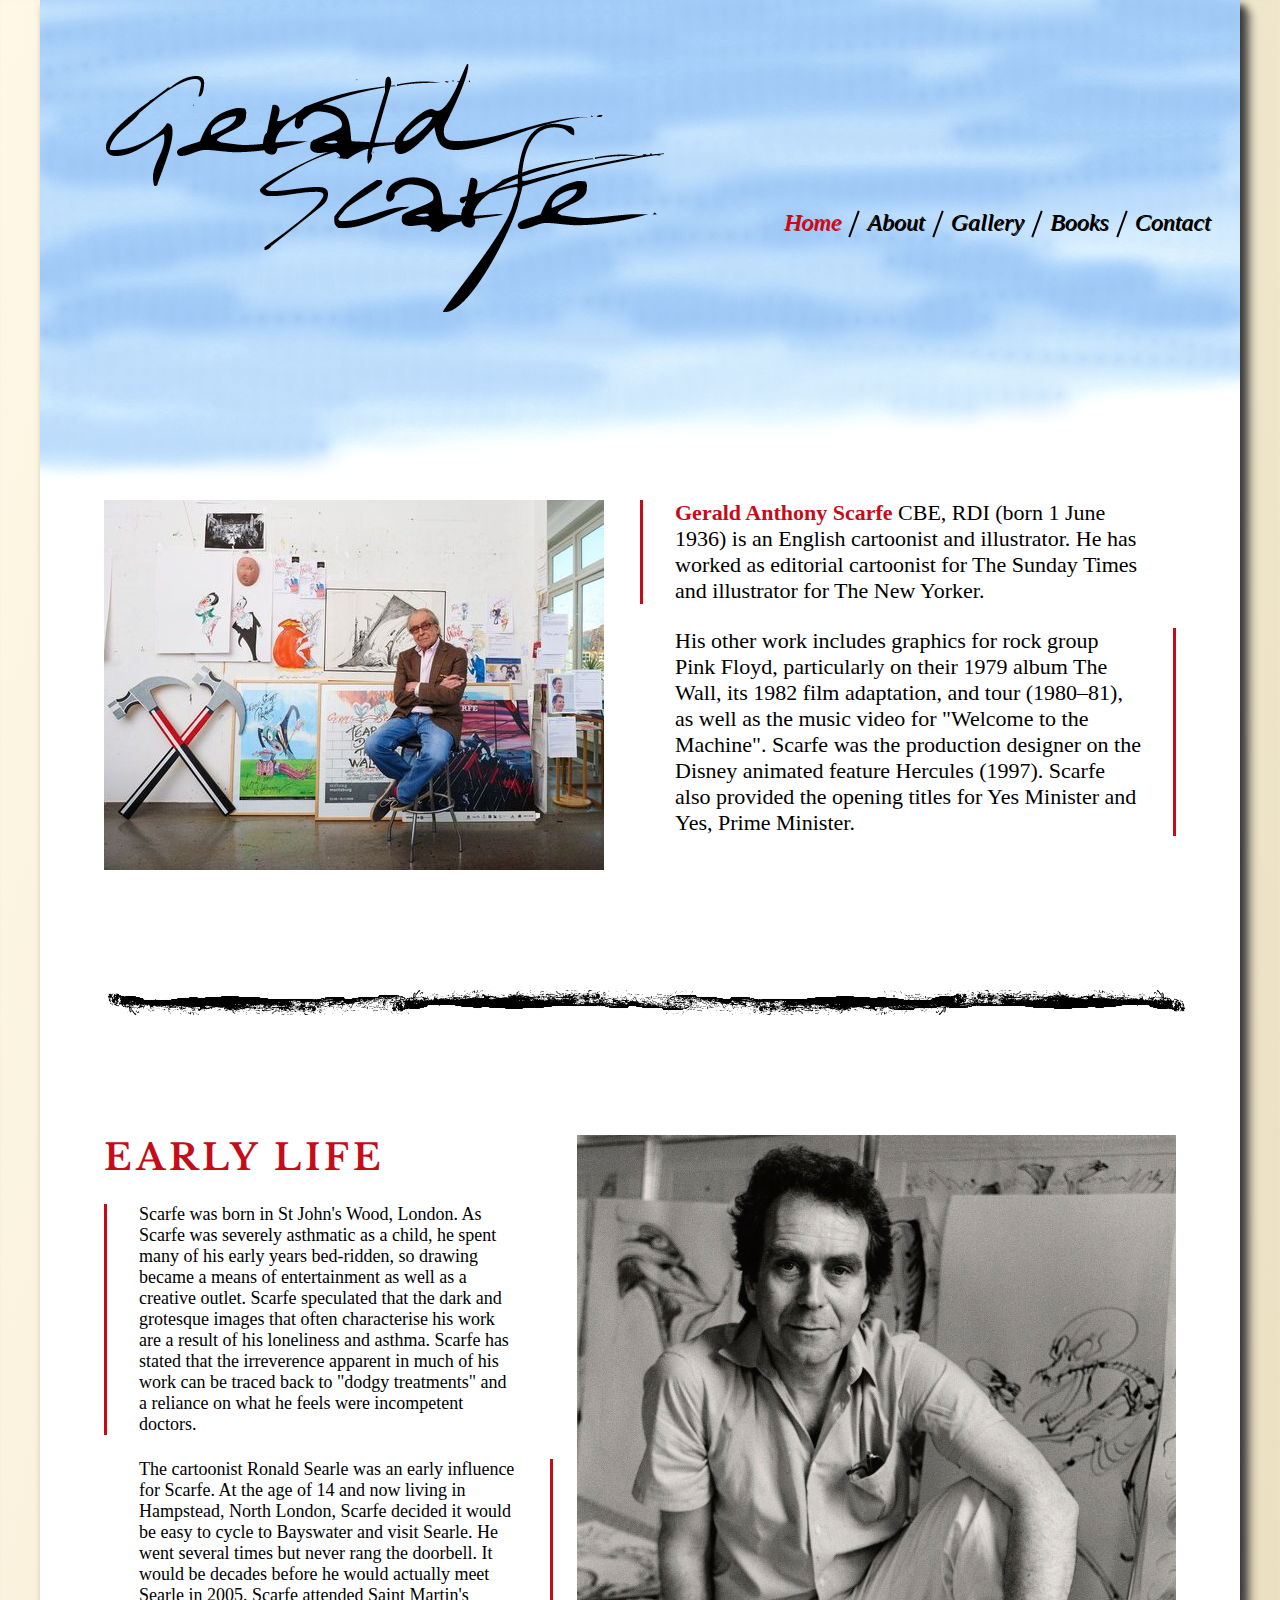
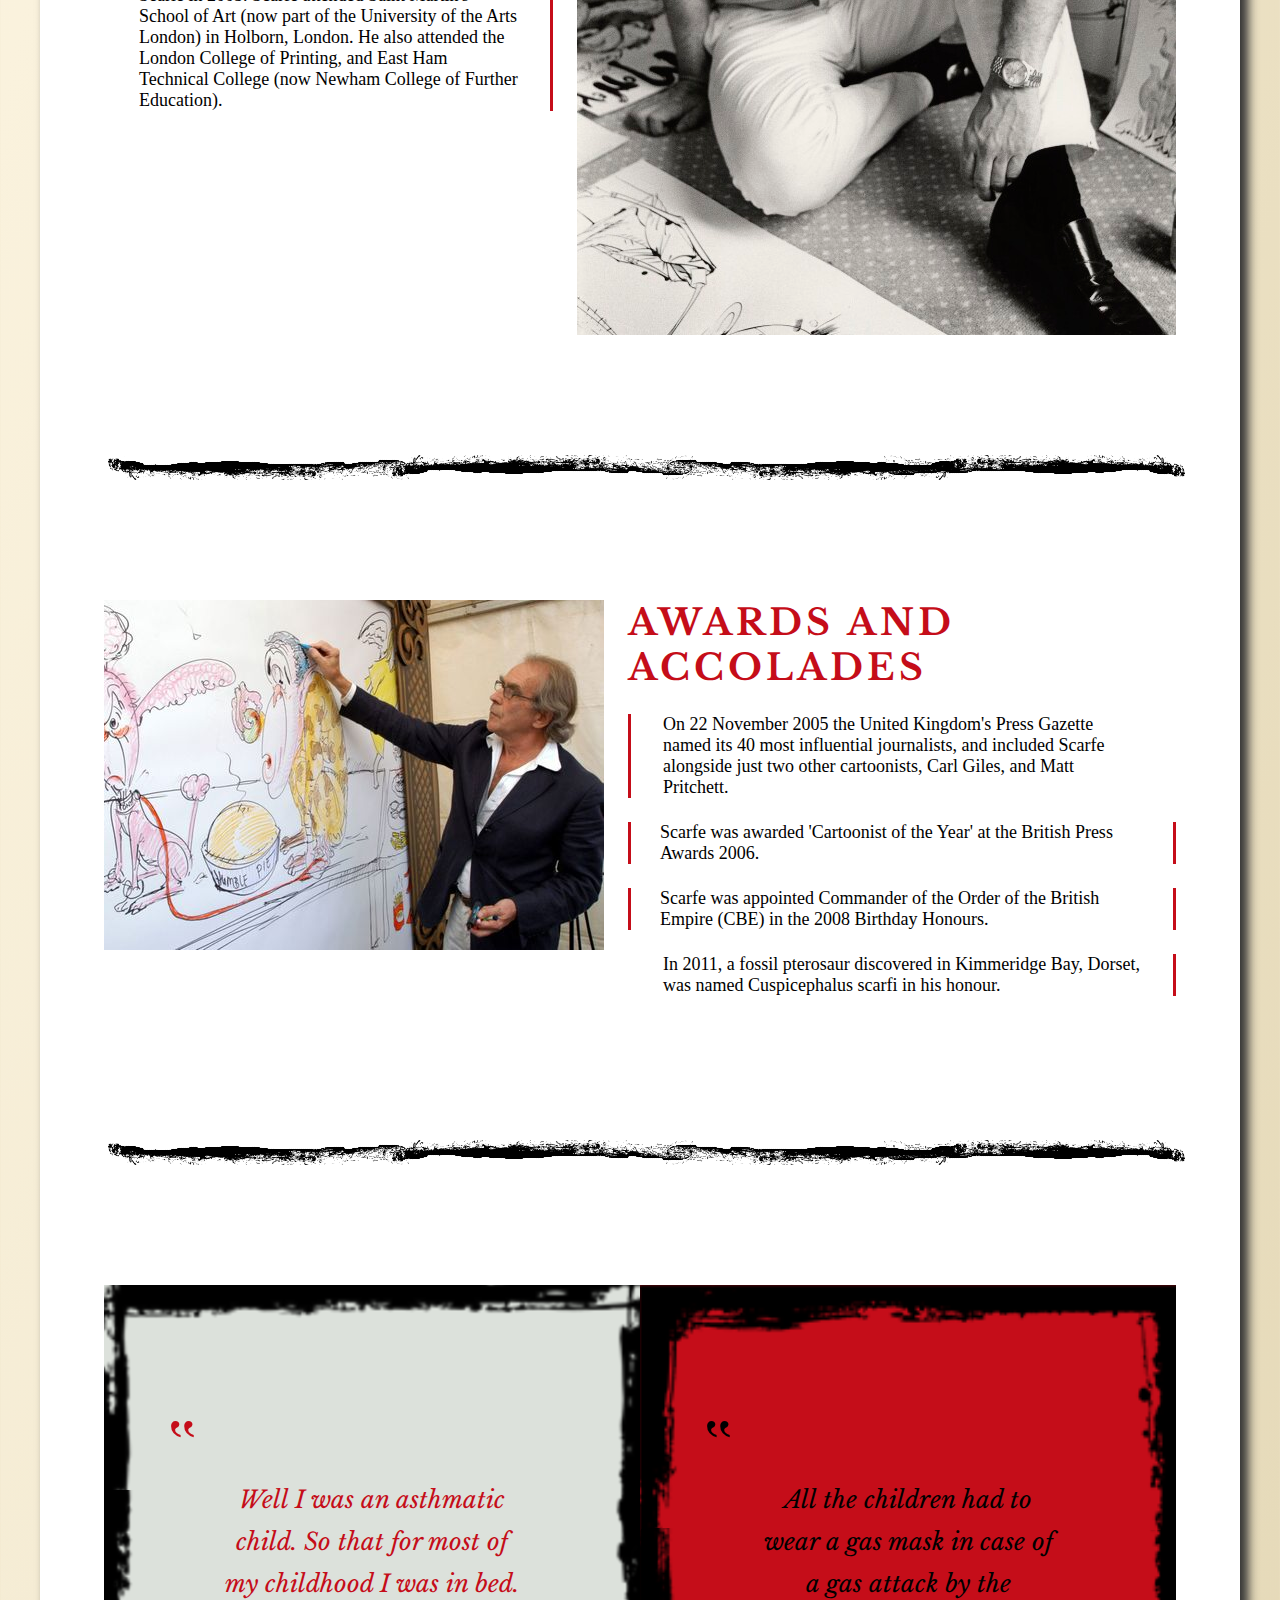
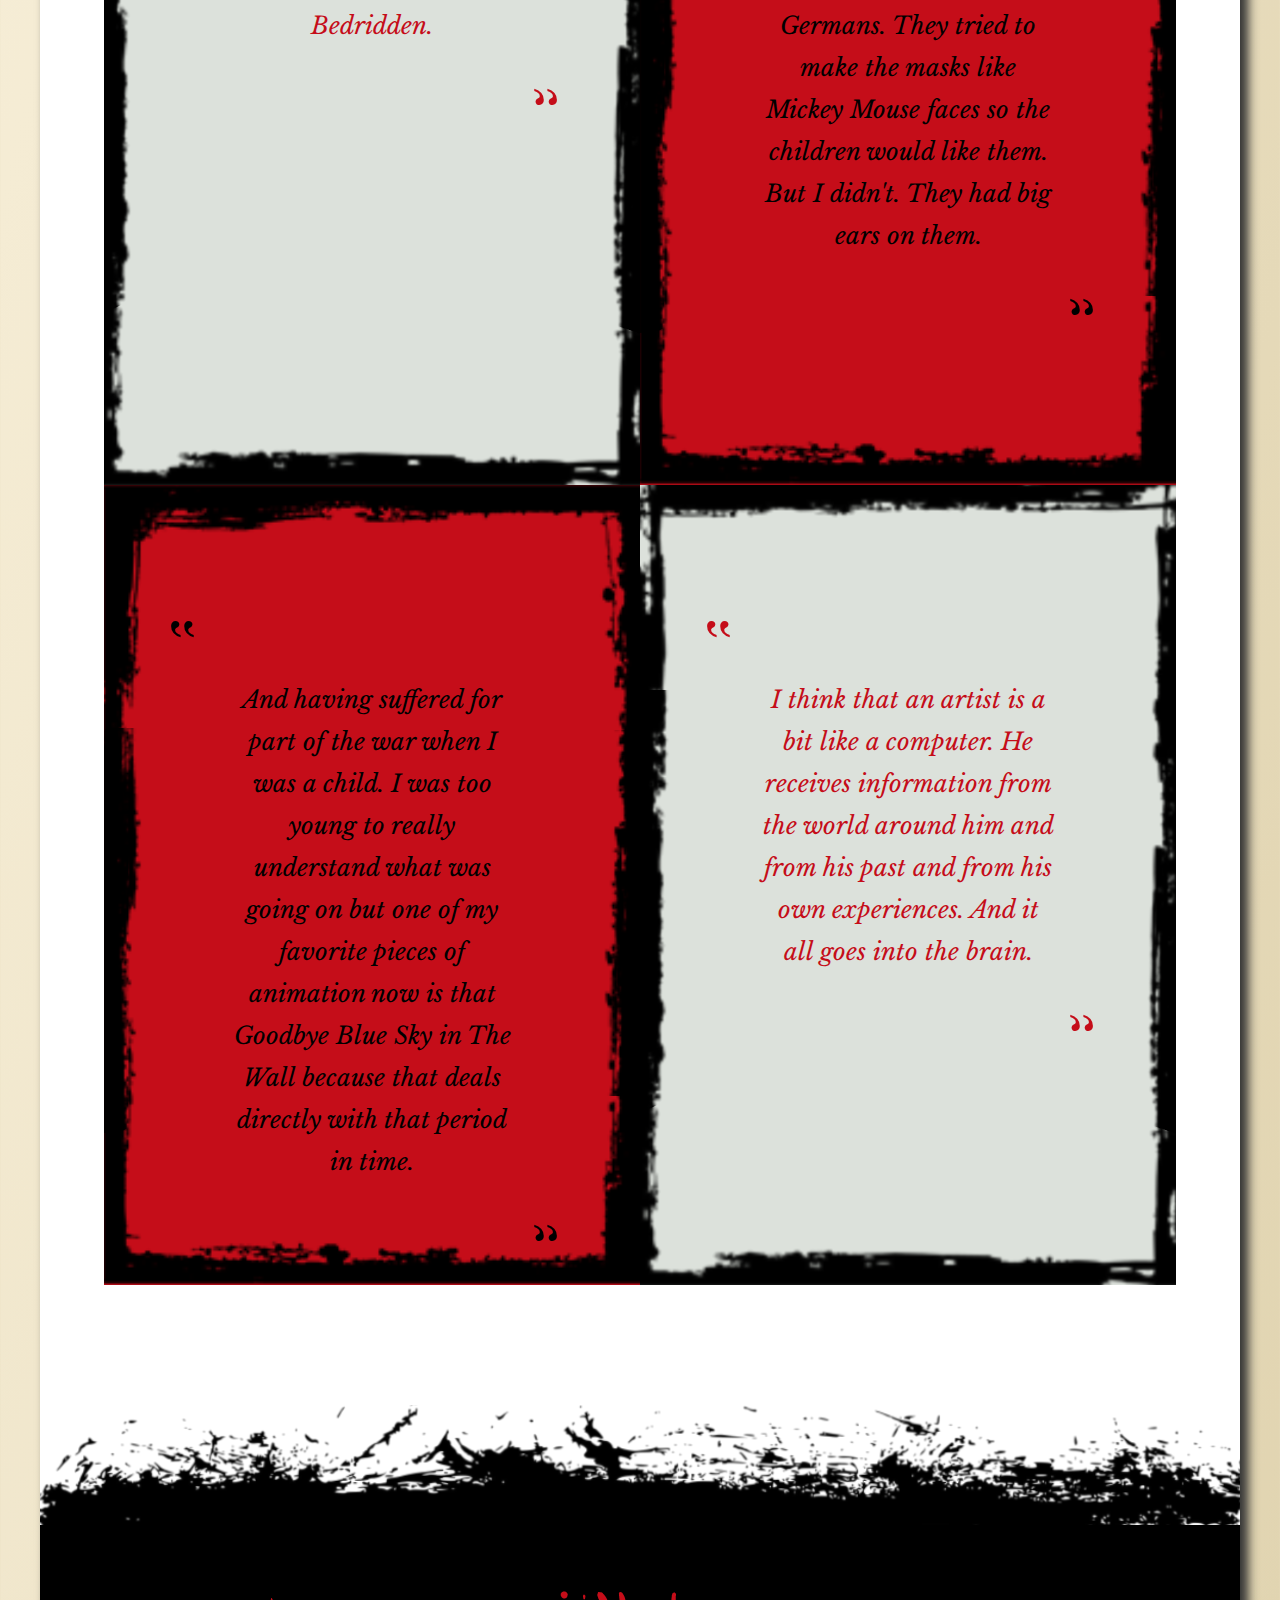
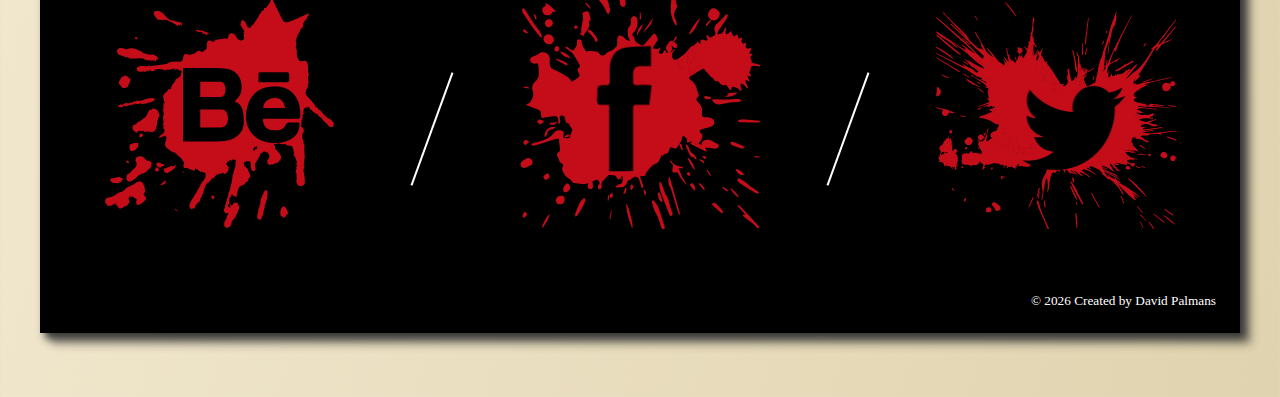
<file: gerald_scarfe/index.html>
<!DOCTYPE html>
<html lang="en">

<head>
    <meta charset="UTF-8">
    <meta http-equiv="X-UA-Compatible" content="IE=edge">
    <meta name="viewport" content="width=device-width, initial-scale=1.0">
    <title>HomePage Gerald Scarfe</title>
    <link rel="stylesheet" href="css/style.css">
    <link rel="preconnect" href="https://fonts.googleapis.com">
    <link rel="preconnect" href="https://fonts.gstatic.com" crossorigin>
    <link href="https://fonts.googleapis.com/css2?family=Libre+Baskerville:ital,wght@0,400;0,700;1,400&display=swap" rel="stylesheet">
</head>

<body>
    <div id="container">
        <header>
            <a id="home_page_logo" href="index.html" alt="Gerald Scarfe"><img src="img/gs_logo.png" width="560" height="250"></a>
            <nav>
                <ul>
                    <li><a href="index.html"><span class="current_page">home</span></a></li>
                    <div class="nav_divider"></div>
                    <li><a href="about.html">about</a></li>
                    <div class="nav_divider"></div>
                    <li><a href="gallery.html">gallery</a></li>
                    <div class="nav_divider"></div>
                    <li><a href="books.html">books</a></li>
                    <div class="nav_divider"></div>
                    <li><a href="contact.html">contact</a></li>
                </ul>
            </nav>
        </header>


        <main>
            <div id="main_index">
                <div class="home_page_flex">
                    <img src="img/gerald_scarfe_home.jpg" width="500" height="370">
                    <section id="introduction">
                        <p class="border_left"><strong>Gerald Anthony Scarfe</strong> CBE, RDI (born 1 June 1936) is an English cartoonist and illustrator. He has worked as editorial cartoonist for The Sunday Times and illustrator for The New Yorker.
                        </p>

                        <p class="border_right">His other work includes graphics for rock group Pink Floyd, particularly on their 1979 album The Wall, its 1982 film adaptation, and tour (1980–81), as well as the music video for "Welcome to the Machine". Scarfe was the production
                            designer on the Disney animated feature Hercules (1997). Scarfe also provided the opening titles for Yes Minister and Yes, Prime Minister.
                        </p>
                    </section>
                </div>

                <img class="divider" src="img/divider.png" width="1200" height="25">

                <div class="home_page_flex">
                    <section id="early_life">
                        <h1>Early life</h1>
                        <p class="border_left"> Scarfe was born in St John's Wood, London. As Scarfe was severely asthmatic as a child, he spent many of his early years bed-ridden, so drawing became a means of entertainment as well as a creative outlet. Scarfe speculated that
                            the dark and grotesque images that often characterise his work are a result of his loneliness and asthma. Scarfe has stated that the irreverence apparent in much of his work can be traced back to "dodgy treatments" and a reliance
                            on what he feels were incompetent doctors.
                        </p>

                        <p class="border_right">The cartoonist Ronald Searle was an early influence for Scarfe. At the age of 14 and now living in Hampstead, North London, Scarfe decided it would be easy to cycle to Bayswater and visit Searle. He went several times but never
                            rang the doorbell. It would be decades before he would actually meet Searle in 2005. Scarfe attended Saint Martin's School of Art (now part of the University of the Arts London) in Holborn, London. He also attended the London
                            College of Printing, and East Ham Technical College (now Newham College of Further Education).</p>
                    </section>
                    <img src="img/gerald_scarfe_early_years.jpg" width="599" height="800">
                </div>

                <img class="divider" src="img/divider.png" width="1200" height="25">

                <div class="home_page_flex">
                    <img src="img/gerald_scarfe_awards.jpg" width="500" height="350">
                    <section id="awards">
                        <h1>Awards and accolades</h1>
                        <p class="border_left">On 22 November 2005 the United Kingdom's Press Gazette named its 40 most influential journalists, and included Scarfe alongside just two other cartoonists, Carl Giles, and Matt Pritchett.</p>
                        <p class="border_mid">Scarfe was awarded 'Cartoonist of the Year' at the British Press Awards 2006.</p>
                        <p class="border_mid">Scarfe was appointed Commander of the Order of the British Empire (CBE) in the 2008 Birthday Honours.
                        </p>
                        <p class="border_right">In 2011, a fossil pterosaur discovered in Kimmeridge Bay, Dorset, was named Cuspicephalus scarfi in his honour.</p>

                    </section>
                </div>
            </div>
                <img class="divider" src="img/divider.png" width="1200" height="25">

                <div id="home_page_quote_flex">
                    <div class="quotes_box quote1">
                        <div class="quotes_begin">‟</div>

                        <p>Well I was an asthmatic child. So that for most of my childhood I was in bed. Bedridden.</p>

                        <div class="quotes_end">‟</div>
                    </div>
                    <div class="quotes_box quote2">
                        <div class="quotes_begin">‟</div>
                        <p>All the children had to wear a gas mask in case of a gas attack by the Germans. They tried to make the masks like Mickey Mouse faces so the children would like them. But I didn't. They had big ears on them.</p>
                        <div class="quotes_end">‟</div>
                    </div>

                    <div class="quotes_box quote2">
                        <div class="quotes_begin">‟</div>
                        <p>And having suffered for part of the war when I was a child. I was too young to really understand what was going on but one of my favorite pieces of animation now is that Goodbye Blue Sky in The Wall because that deals directly
                            with that period in time.</p>
                        <div class="quotes_end">‟</div>
                    </div>
                    <div class="quotes_box quote1">
                        <div class="quotes_begin">‟</div>
                        <p>I think that an artist is a bit like a computer. He receives information from the world around him and from his past and from his own experiences. And it all goes into the brain.
                        </p>
                        <div class="quotes_end">‟</div>
                    </div>
                </div>
            
        </main>


        <footer>
            <img src="img/footer.png" width="1200" height="120">
            <div id="socials">
                <div id="social_be_bgi">
                    <a href="https://www.geraldscarfe.com/"><img src="img/be_logo.png" width="240" height="240"></a>
                </div>

                <div class="footer_divider"></div>
                <div id="social_fb_bgi">
                    <a href="https://www.facebook.com/thegeraldscarfe/"><img src="img/fb_logo.png" width="240" height="240"></a>
                </div>

                <div class="footer_divider"></div>
                <div id="social_tw_bgi">
                    <a href="https://twitter.com/geraldscarfe"><img src="img/tw_logo.png" width="240" height="240"></a>
                </div>

            </div>
            <h5 id="copyright"></h5>

        </footer>
        <script src="js_lib/copyright.js"></script>
        </footer>
    </div>
</body>

</html>
</file>
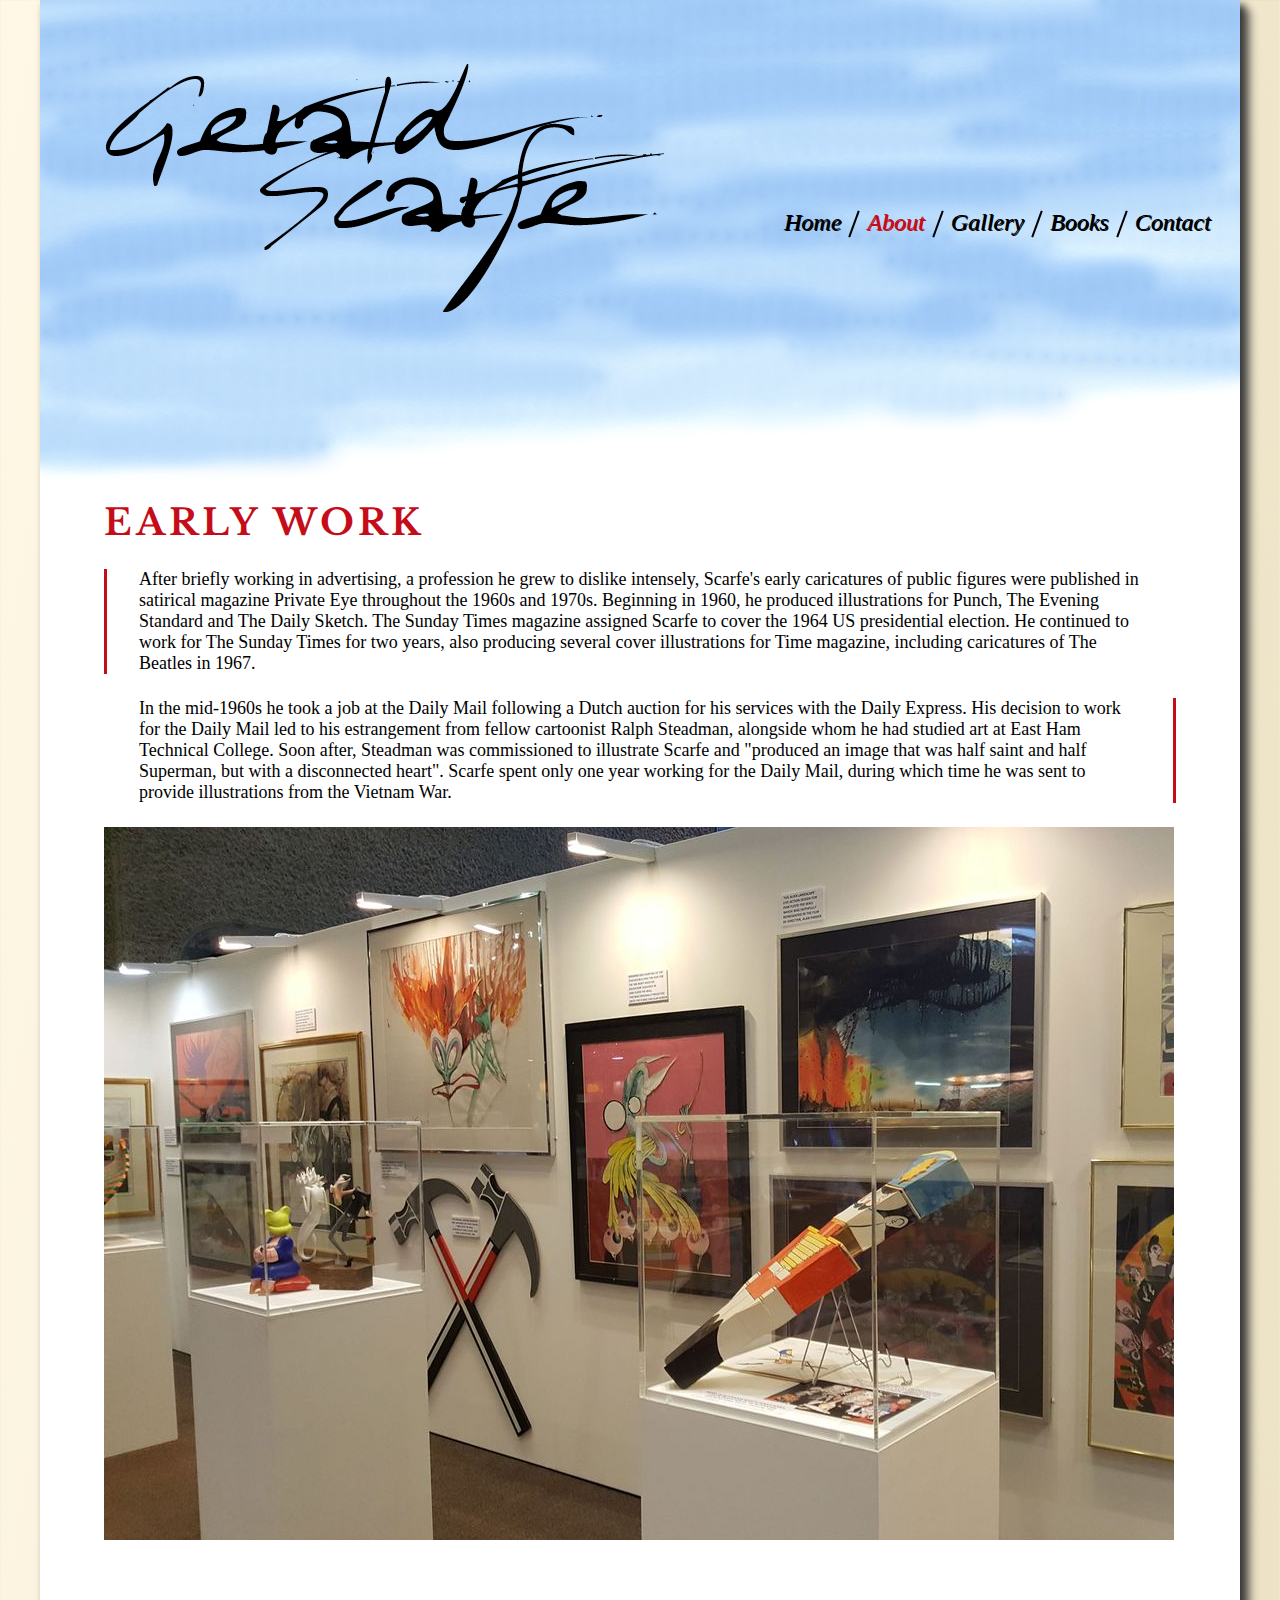
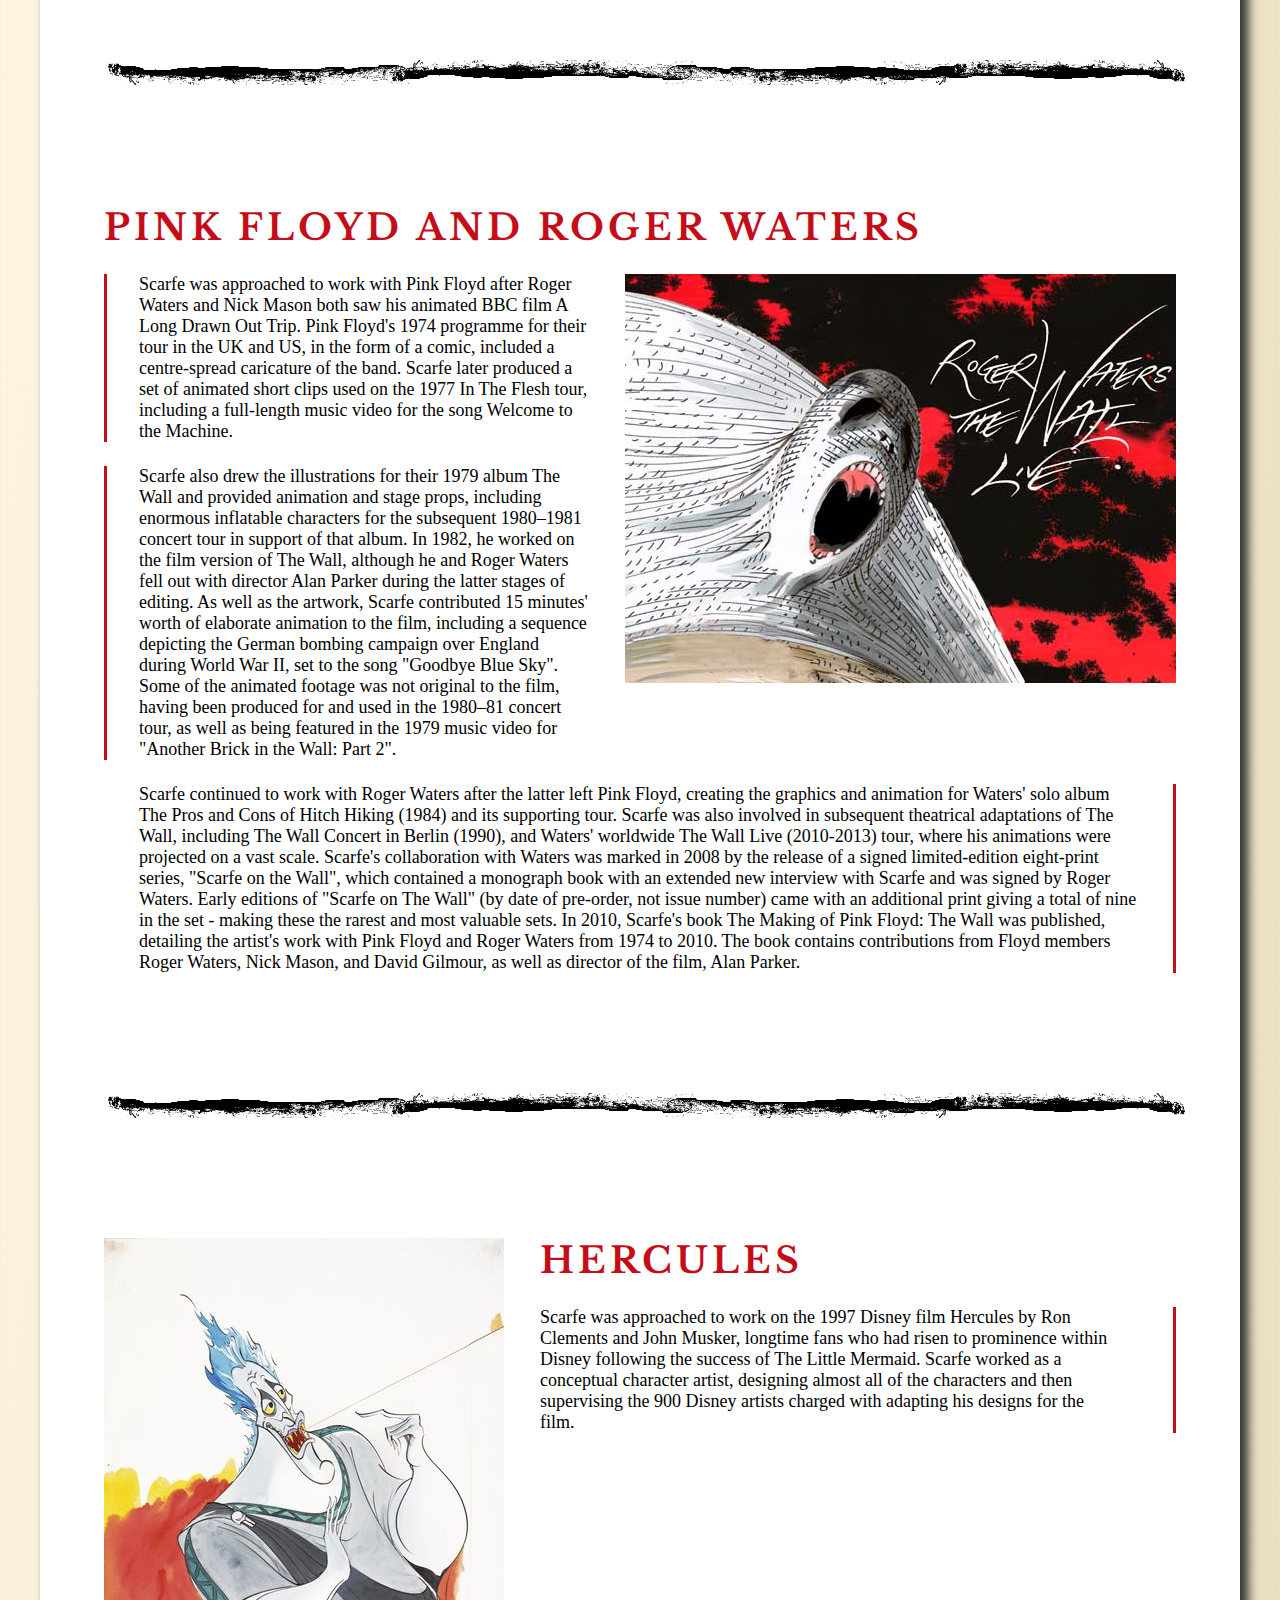
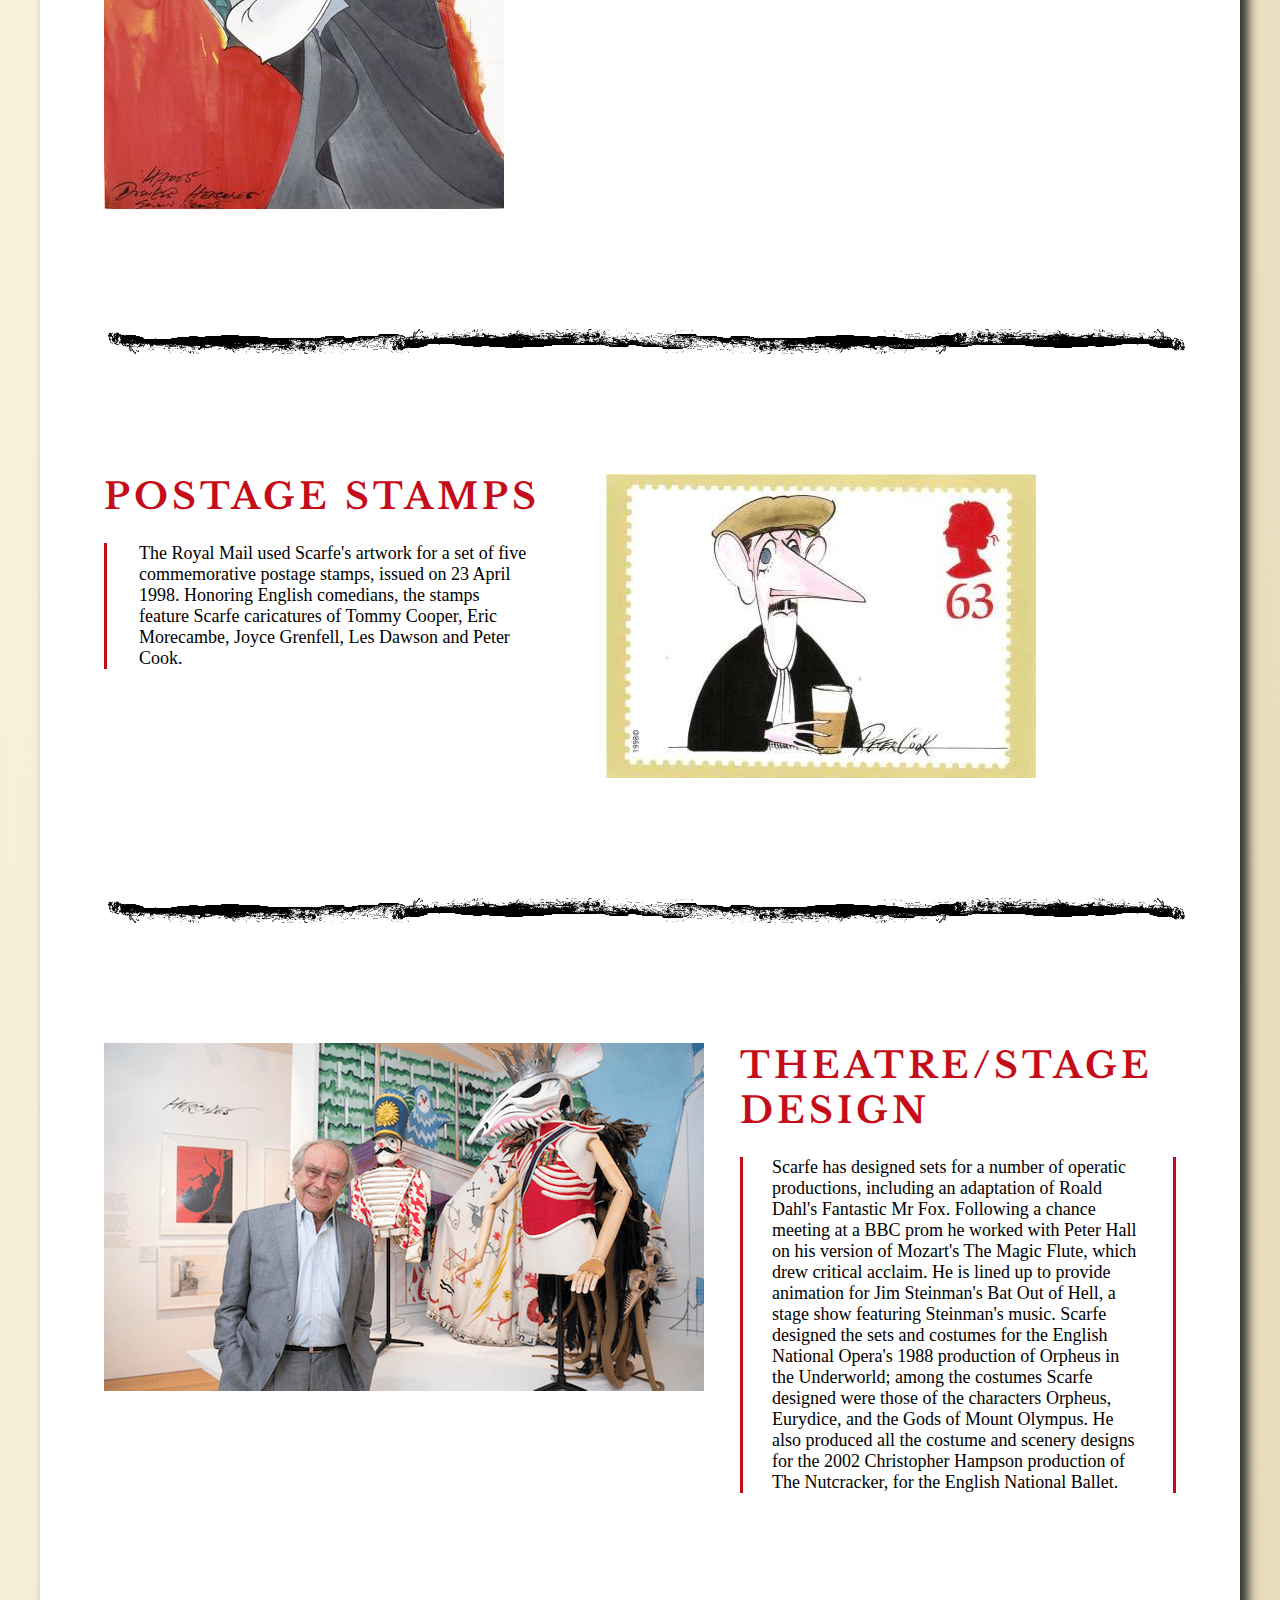
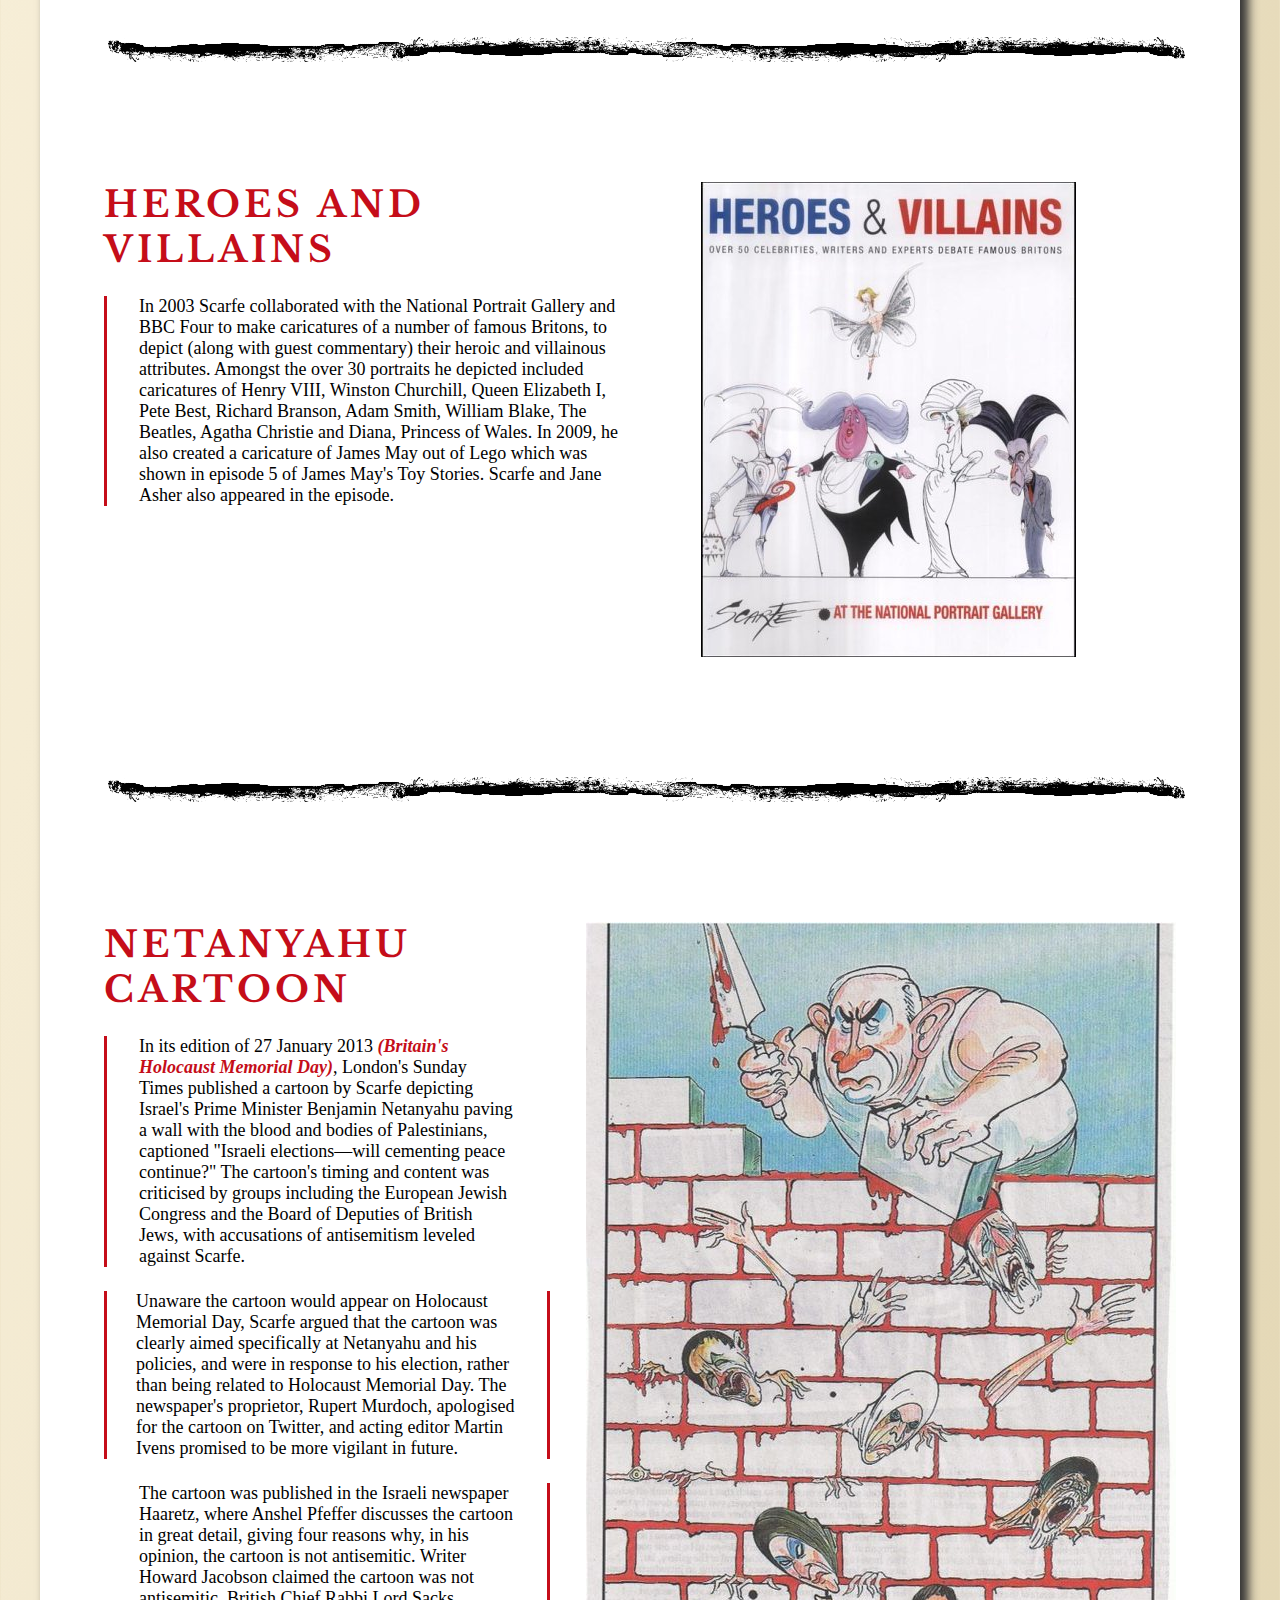
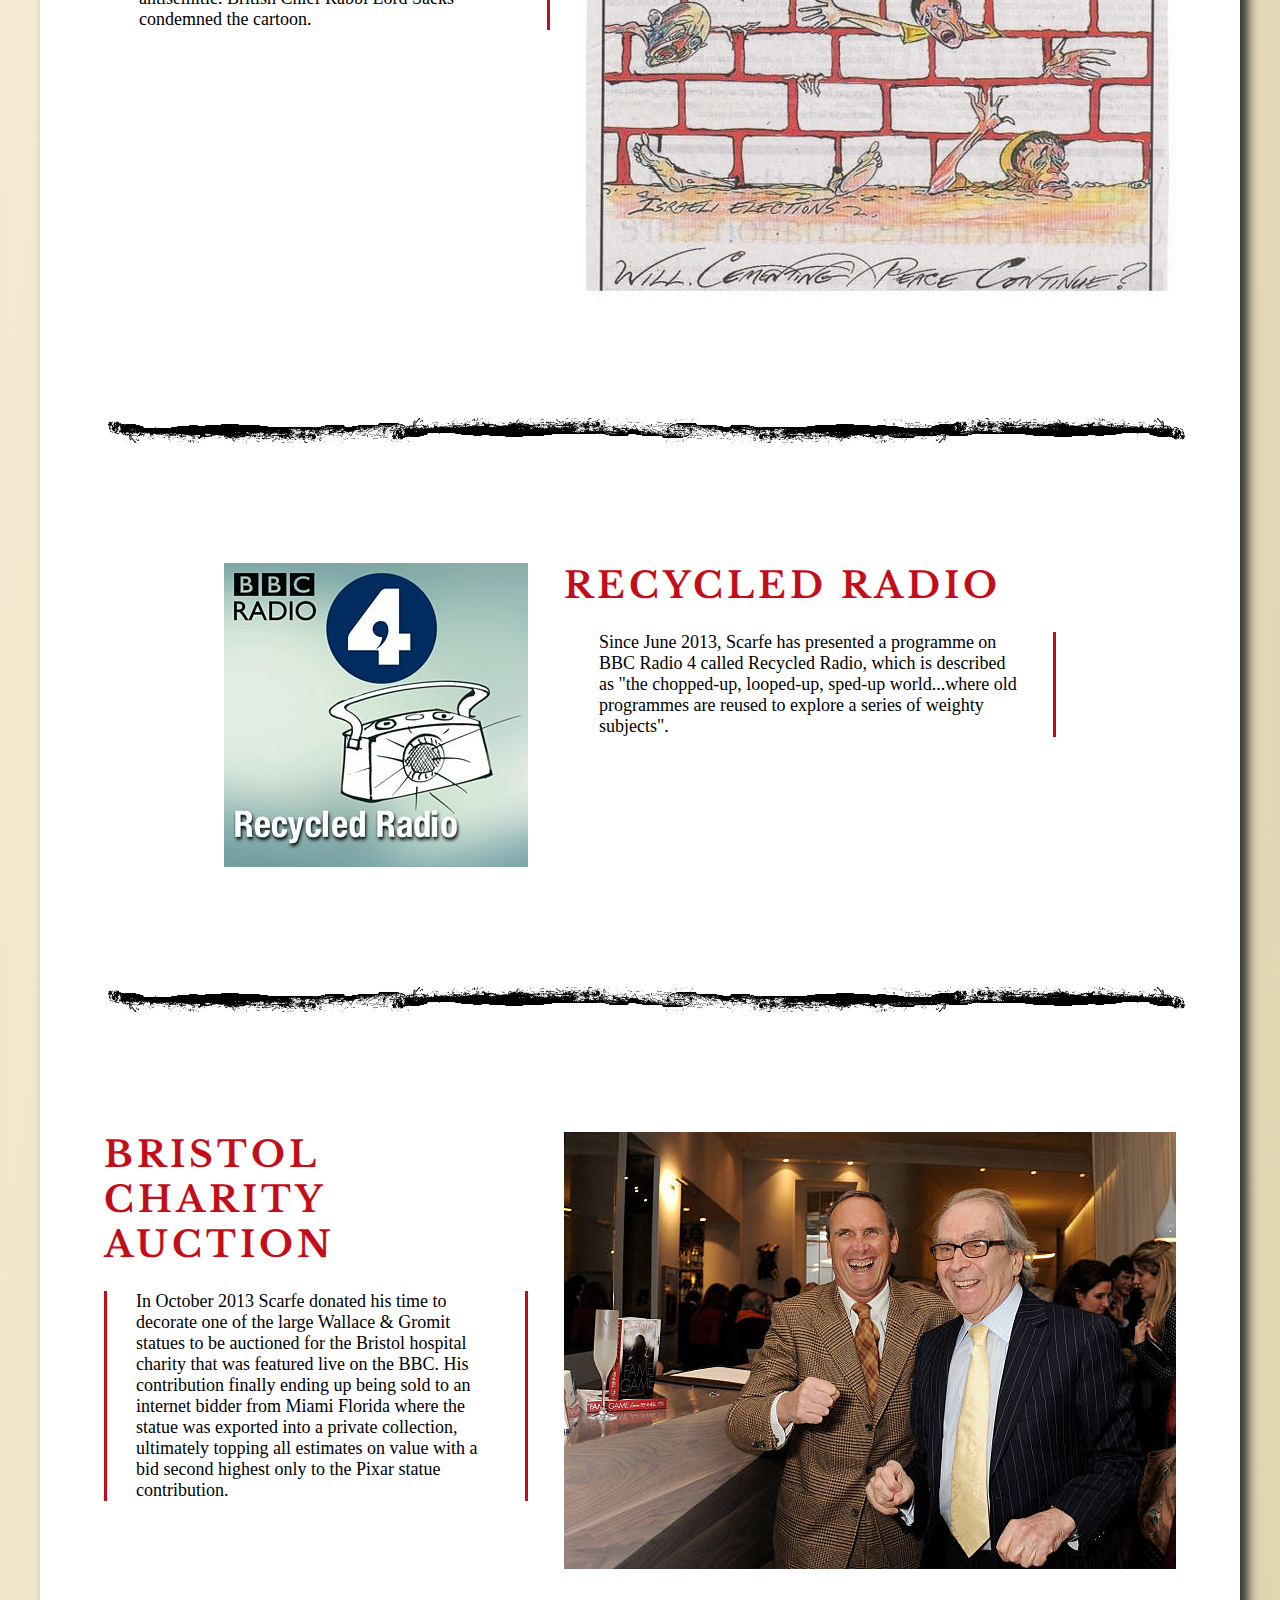
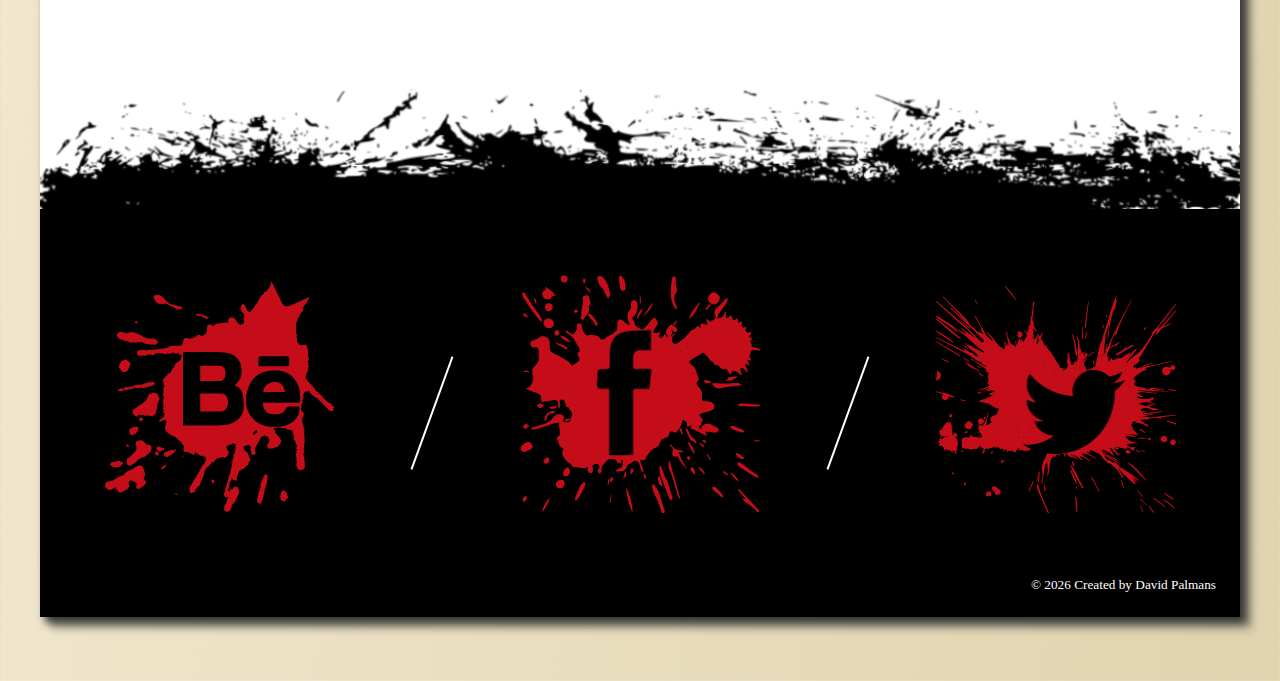
<file: gerald_scarfe/about.html>
<!DOCTYPE html>
<html lang="en">

<head>
    <meta charset="UTF-8">
    <meta http-equiv="X-UA-Compatible" content="IE=edge">
    <meta name="viewport" content="width=device-width, initial-scale=1.0">
    <title>About Gerald Scarfe</title>
    <link rel="stylesheet" href="css/style.css">
    <link rel="preconnect" href="https://fonts.googleapis.com">
    <link rel="preconnect" href="https://fonts.gstatic.com" crossorigin>
    <link href="https://fonts.googleapis.com/css2?family=Libre+Baskerville:wght@400;700&display=swap" rel="stylesheet">
</head>


<body>
    <div id="container">
        <header>
            <a id="home_page_logo" href="index.html" alt="Gerald Scarfe"><img src="img/gs_logo.png" alt="" width="560" height="250"></a>
            <nav>
                <ul>
                    <li><a href="index.html">home</a></li>
                    <div class="nav_divider"></div>
                    <li><a href="about.html"><span class="current_page">about</span></a></li>
                    <div class="nav_divider"></div>
                    <li><a href="gallery.html">gallery</a></li>
                    <div class="nav_divider"></div>
                    <li><a href="books.html">books</a></li>
                    <div class="nav_divider"></div>
                    <li><a href="contact.html">contact</a></li>
                </ul>
            </nav>
        </header>


        <main>
            <div id="main_about">
                <section>
                    <h1>Early work</h1>
                    <p class="border_left">After briefly working in advertising, a profession he grew to dislike intensely, Scarfe's early
                        caricatures of public figures were published in satirical magazine Private Eye throughout the
                        1960s
                        and 1970s. Beginning in 1960, he produced illustrations for Punch, The Evening Standard and The
                        Daily Sketch. The Sunday Times magazine assigned Scarfe to cover the 1964 US presidential
                        election.
                        He continued to work for The Sunday Times for two years, also producing several cover
                        illustrations
                        for Time magazine, including caricatures of The Beatles in 1967.</p>

                    <p class="border_right"> In the mid-1960s he took a job at the Daily Mail following a Dutch auction for his services with
                        the
                        Daily Express. His decision to work for the Daily Mail led to his estrangement from fellow
                        cartoonist Ralph Steadman, alongside whom he had studied art at East Ham Technical College. Soon
                        after, Steadman was commissioned to illustrate Scarfe and "produced an image that was half saint
                        and
                        half Superman, but with a disconnected heart". Scarfe spent only one year working for the Daily
                        Mail, during which time he was sent to provide illustrations from the Vietnam War. </p>
                    <img id="img_barbican" src="img/barbican-scarfe.jpg" width="1070" height="713">
                </section>

                <img class="divider" src="img/divider.png" alt="" width="1200" height="25">

                <h1>Pink Floyd and Roger Waters</h1>
                <section>
                    <img id="img_roger" class="float_right" src="img/aubout_roger.jpg" width="551" height="409">
                    <p class="border_left">Scarfe was approached to work with Pink Floyd after Roger Waters and Nick Mason both saw his
                        animated BBC film A Long Drawn Out Trip. Pink Floyd's 1974 programme for their tour in the
                        UK
                        and US, in the form of a comic, included a centre-spread caricature of the band. Scarfe
                        later
                        produced a set of animated short clips used on the 1977 In The Flesh tour, including a
                        full-length music video for the song Welcome to the Machine.</p>


                    <p class="border_left">Scarfe also drew the illustrations for their 1979 album The Wall and provided animation and
                        stage
                        props, including enormous inflatable characters for the subsequent 1980–1981 concert tour in
                        support of that album. In 1982, he worked on the film version of The Wall, although he and
                        Roger
                        Waters fell out with director Alan Parker during the latter stages of editing. As well as
                        the
                        artwork, Scarfe contributed 15 minutes' worth of elaborate animation to the film, including
                        a
                        sequence depicting the German bombing campaign over England during World War II, set to the
                        song
                        "Goodbye Blue Sky". Some of the animated footage was not original to the film, having been
                        produced for and used in the 1980–81 concert tour, as well as being featured in the 1979
                        music
                        video for "Another Brick in the Wall: Part 2".</p>

                    <p class="border_right">Scarfe continued to work with Roger Waters after the latter left Pink Floyd, creating the
                        graphics and animation for Waters' solo album The Pros and Cons of Hitch Hiking (1984) and
                        its
                        supporting tour. Scarfe was also involved in subsequent theatrical adaptations of The Wall,
                        including The Wall Concert in Berlin (1990), and Waters' worldwide The Wall Live (2010-2013)
                        tour, where his animations were projected on a vast scale. Scarfe's collaboration with
                        Waters
                        was marked in 2008 by the release of a signed limited-edition eight-print series, "Scarfe on
                        the
                        Wall", which contained a monograph book with an extended new interview with Scarfe and was
                        signed by Roger Waters. Early editions of "Scarfe on The Wall" (by date of pre-order, not
                        issue
                        number) came with an additional print giving a total of nine in the set - making these the
                        rarest and most valuable sets. In 2010, Scarfe's book The Making of Pink Floyd: The Wall was
                        published, detailing the artist's work with Pink Floyd and Roger Waters from 1974 to 2010.
                        The
                        book contains contributions from Floyd members Roger Waters, Nick Mason, and David Gilmour,
                        as
                        well as director of the film, Alan Parker. </p>
                </section>



                <img class="divider" src="img/divider.png" width="1200" height="25">

                <div class="about_flex hades">
                    <img id="img_hades" src="img/about_hades.jpg" width="400" height="571">
                    <section>
                        <h1>Hercules</h1>
                        <p class="border_right">Scarfe was approached to work on the 1997 Disney film Hercules by Ron Clements and John
                            Musker,
                            longtime fans who had risen to prominence within Disney following the success of The Little
                            Mermaid.
                            Scarfe worked as a conceptual character artist, designing almost all of the characters and
                            then
                            supervising the 900 Disney artists charged with adapting his designs for the film.</p>
                    </section>
                </div>

                <img class="divider" src="img/divider.png" width="1200" height="25">

                <div class="about_flex">
                    <section>
                        <h1>Postage stamps</h1>
                        <p class="border_left">The Royal Mail used Scarfe's artwork for a set of five commemorative postage stamps, issued
                            on 23
                            April 1998. Honoring English comedians, the stamps feature Scarfe caricatures of Tommy
                            Cooper,
                            Eric
                            Morecambe, Joyce Grenfell, Les Dawson and Peter Cook.</p>
                    </section>
                    <img id="img_post_stamp" src="img/postage_stamp.jpg" width="437" height="304">
                </div>


                <img class="divider" src="img/divider.png" width="1200" height="25">

                <div class="about_flex">
                    <img id="img_design" src="img/stage_design.png" width="600" height="348">
                    <section>
                        <h1>Theatre/stage design</h1>
                        <p class="border_mid">Scarfe has designed sets for a number of operatic productions, including an adaptation of
                            Roald
                            Dahl's Fantastic Mr Fox. Following a chance meeting at a BBC prom he worked with Peter Hall
                            on
                            his
                            version of Mozart's The Magic Flute, which drew critical acclaim. He is lined up to provide
                            animation for Jim Steinman's Bat Out of Hell, a stage show featuring Steinman's music.
                            Scarfe
                            designed the sets and costumes for the English National Opera's 1988 production of Orpheus
                            in
                            the
                            Underworld; among the costumes Scarfe designed were those of the characters Orpheus,
                            Eurydice,
                            and
                            the Gods of Mount Olympus. He also produced all the costume and scenery designs for the 2002
                            Christopher Hampson production of The Nutcracker, for the English National Ballet.</p>

                    </section>

                </div>
                <img class="divider" src="img/divider.png" width="1200" height="25">

                <div class="about_flex">
                    <section>
                        <h1>Heroes and Villains</h1>
                        <p class="border_left">In 2003 Scarfe collaborated with the National Portrait Gallery and BBC Four to make
                            caricatures
                            of a
                            number of famous Britons, to depict (along with guest commentary) their heroic and
                            villainous
                            attributes. Amongst the over 30 portraits he depicted included caricatures of Henry VIII,
                            Winston
                            Churchill, Queen Elizabeth I, Pete Best, Richard Branson, Adam Smith, William Blake, The
                            Beatles,
                            Agatha Christie and Diana, Princess of Wales. In 2009, he also created a caricature of James
                            May
                            out
                            of Lego which was shown in episode 5 of James May's Toy Stories. Scarfe and Jane Asher also
                            appeared
                            in the episode.</p>

                    </section>
                    <img id="img_heroes" src="img/heroes_and_villains.jpg" width="375" height="475">
                </div>

                <img class="divider" src="img/divider.png" width="1200" height="25">

                <div class="about_flex">
                    <section>
                        <h1>Netanyahu cartoon</h1>
                        <p class="border_left">In its edition of 27 January 2013 <strong><em>(Britain's Holocaust Memorial Day)</em></strong>, London's Sunday Times
                            published
                            a cartoon by Scarfe depicting Israel's Prime Minister Benjamin Netanyahu paving a wall with
                            the
                            blood and bodies of Palestinians, captioned "Israeli elections—will cementing peace
                            continue?"
                            The
                            cartoon's timing and content was criticised by groups including the European Jewish Congress
                            and
                            the
                            Board of Deputies of British Jews, with accusations of antisemitism leveled against Scarfe.
                        </p>
                        <p class="border_mid">Unaware the cartoon would appear on Holocaust Memorial Day, Scarfe argued that the cartoon
                            was
                            clearly aimed specifically at Netanyahu and his policies, and were in response to his
                            election,
                            rather than being related to Holocaust Memorial Day. The newspaper's proprietor, Rupert
                            Murdoch,
                            apologised for the cartoon on Twitter, and acting editor Martin Ivens promised to be more
                            vigilant
                            in future.</p>
                        <p class="border_right">The cartoon was published in the Israeli newspaper Haaretz, where Anshel Pfeffer discusses
                            the
                            cartoon in great detail, giving four reasons why, in his opinion, the cartoon is not
                            antisemitic.
                            Writer Howard Jacobson claimed the cartoon was not antisemitic. British Chief Rabbi Lord
                            Sacks
                            condemned the cartoon.</p>
                    </section>
                    <img id="img_netanyahu" src="img/netanyahu_cartoon.jpg" width="590" height="976">
                </div>

                <img class="divider" src="img/divider.png" width="1200" height="25">

                <div class="about_flex">
                    <img id="img_radio" src="img/recycled_radio.jpg" width="304" height="304">
                    <section>
                        <h1>Recycled Radio</h1>
                        <p id="radio_txt" class="border_right">Since June 2013, Scarfe has presented a programme on BBC Radio 4 called Recycled Radio, which
                            is
                            described as "the chopped-up, looped-up, sped-up world...where old programmes are reused to
                            explore
                            a series of weighty subjects".</p>
                        
                    </section>
                </div>

                <img class="divider" src="img/divider.png" width="1200" height="25">

                <div class="about_flex">
                    <section>
                        <h1>Bristol Charity Auction</h1>
                        <p class="border_mid">In October 2013 Scarfe donated his time to decorate one of the large Wallace & Gromit statues
                            to
                            be
                            auctioned for the Bristol hospital charity that was featured live on the BBC. His
                            contribution
                            finally ending up being sold to an internet bidder from Miami Florida where the statue was
                            exported
                            into a private collection, ultimately topping all estimates on value with a bid second
                            highest
                            only
                            to the Pixar statue contribution.</p>
                        
                    </section>
                    <img id="img_char" src="img/gs_char.jpg" width="612" height="437">
                </div>
            </div>
        </main>


        <footer>
            <img src="img/footer.png" width="1200" height="120">
            <div id="socials">
                <div id="social_be_bgi">
                    <a href="https://www.geraldscarfe.com/"><img src="img/be_logo.png" width="240" height="240"></a>
                </div>

                <div class="footer_divider"></div>
                <div id="social_fb_bgi">
                    <a href="https://www.facebook.com/thegeraldscarfe/"><img src="img/fb_logo.png" width="240" height="240"></a>
                </div>

                <div class="footer_divider"></div>
                <div id="social_tw_bgi">
                    <a href="https://twitter.com/geraldscarfe"><img src="img/tw_logo.png" width="240" height="240"></a>
                </div>

            </div>
            <h5 id="copyright"></h5>

        </footer>
        <script src="js_lib/copyright.js"></script>
        </footer>
    </div>
</body>

</html>
</file>
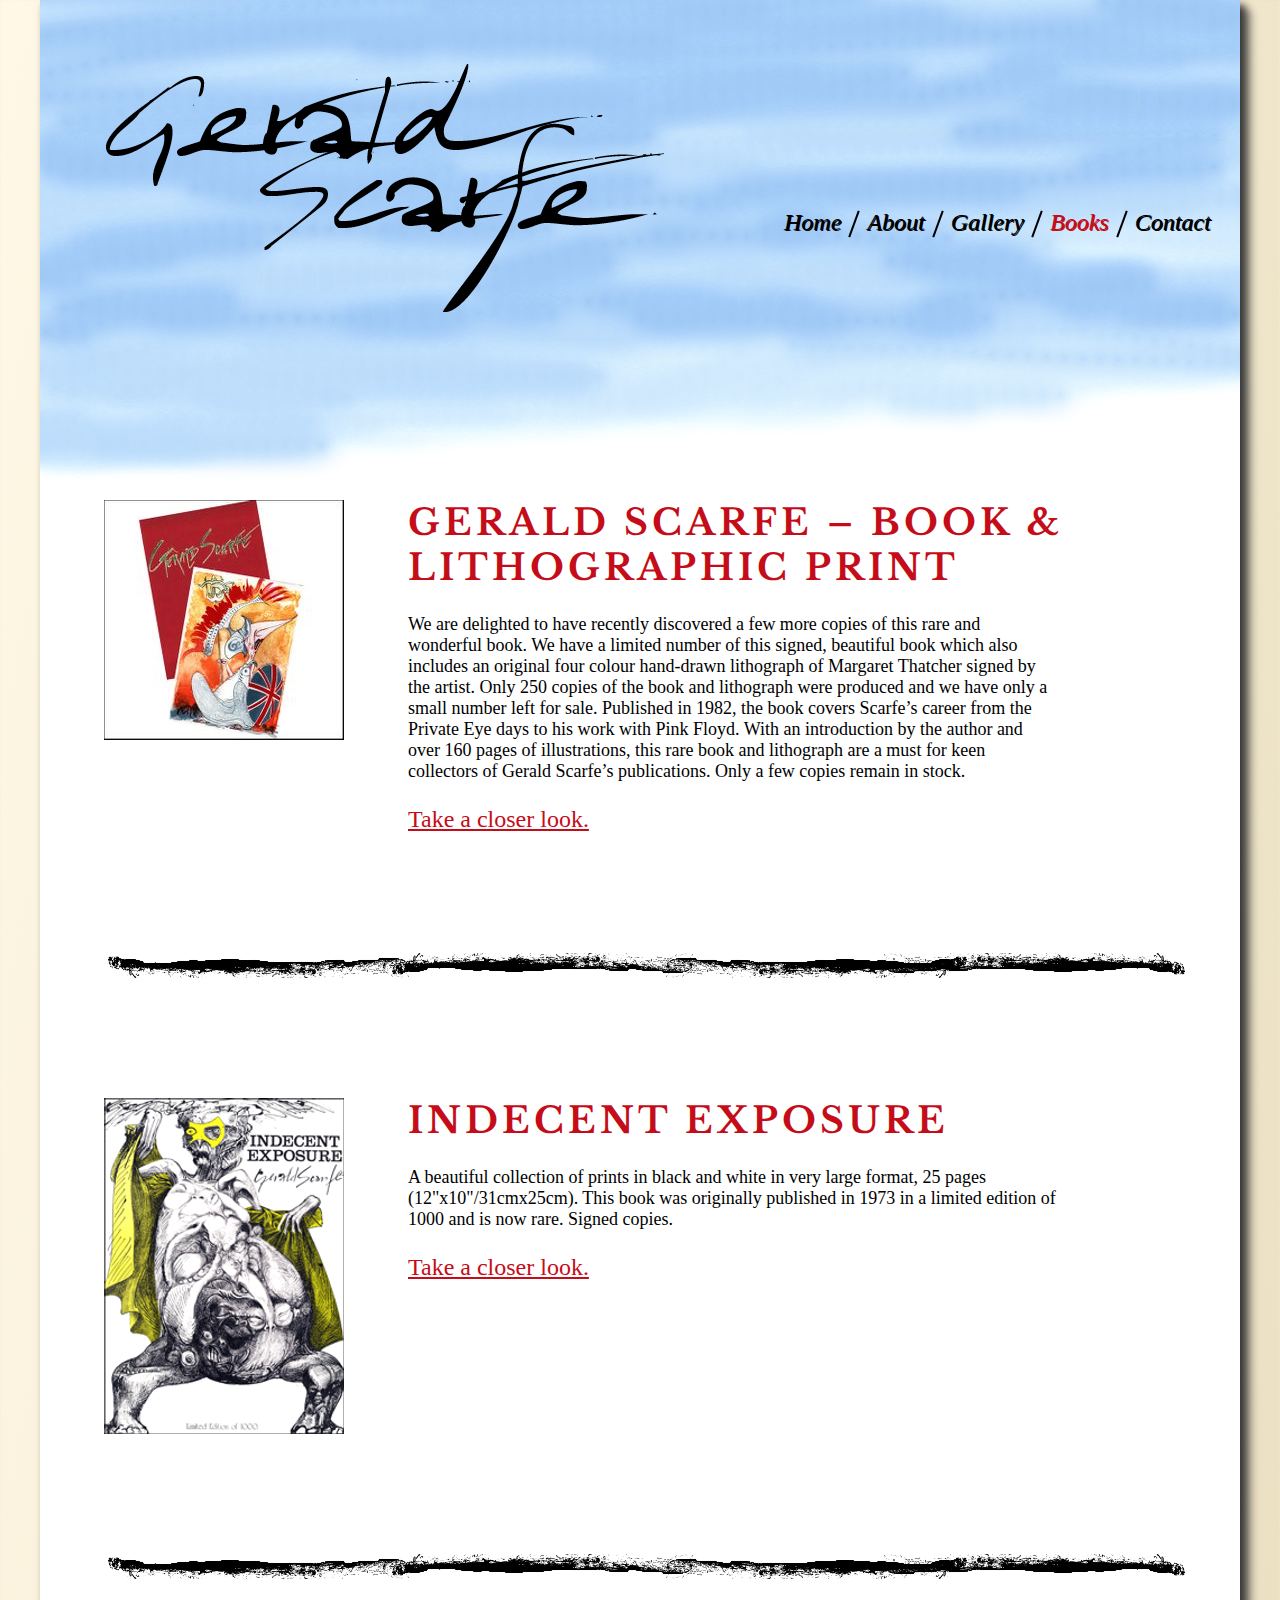
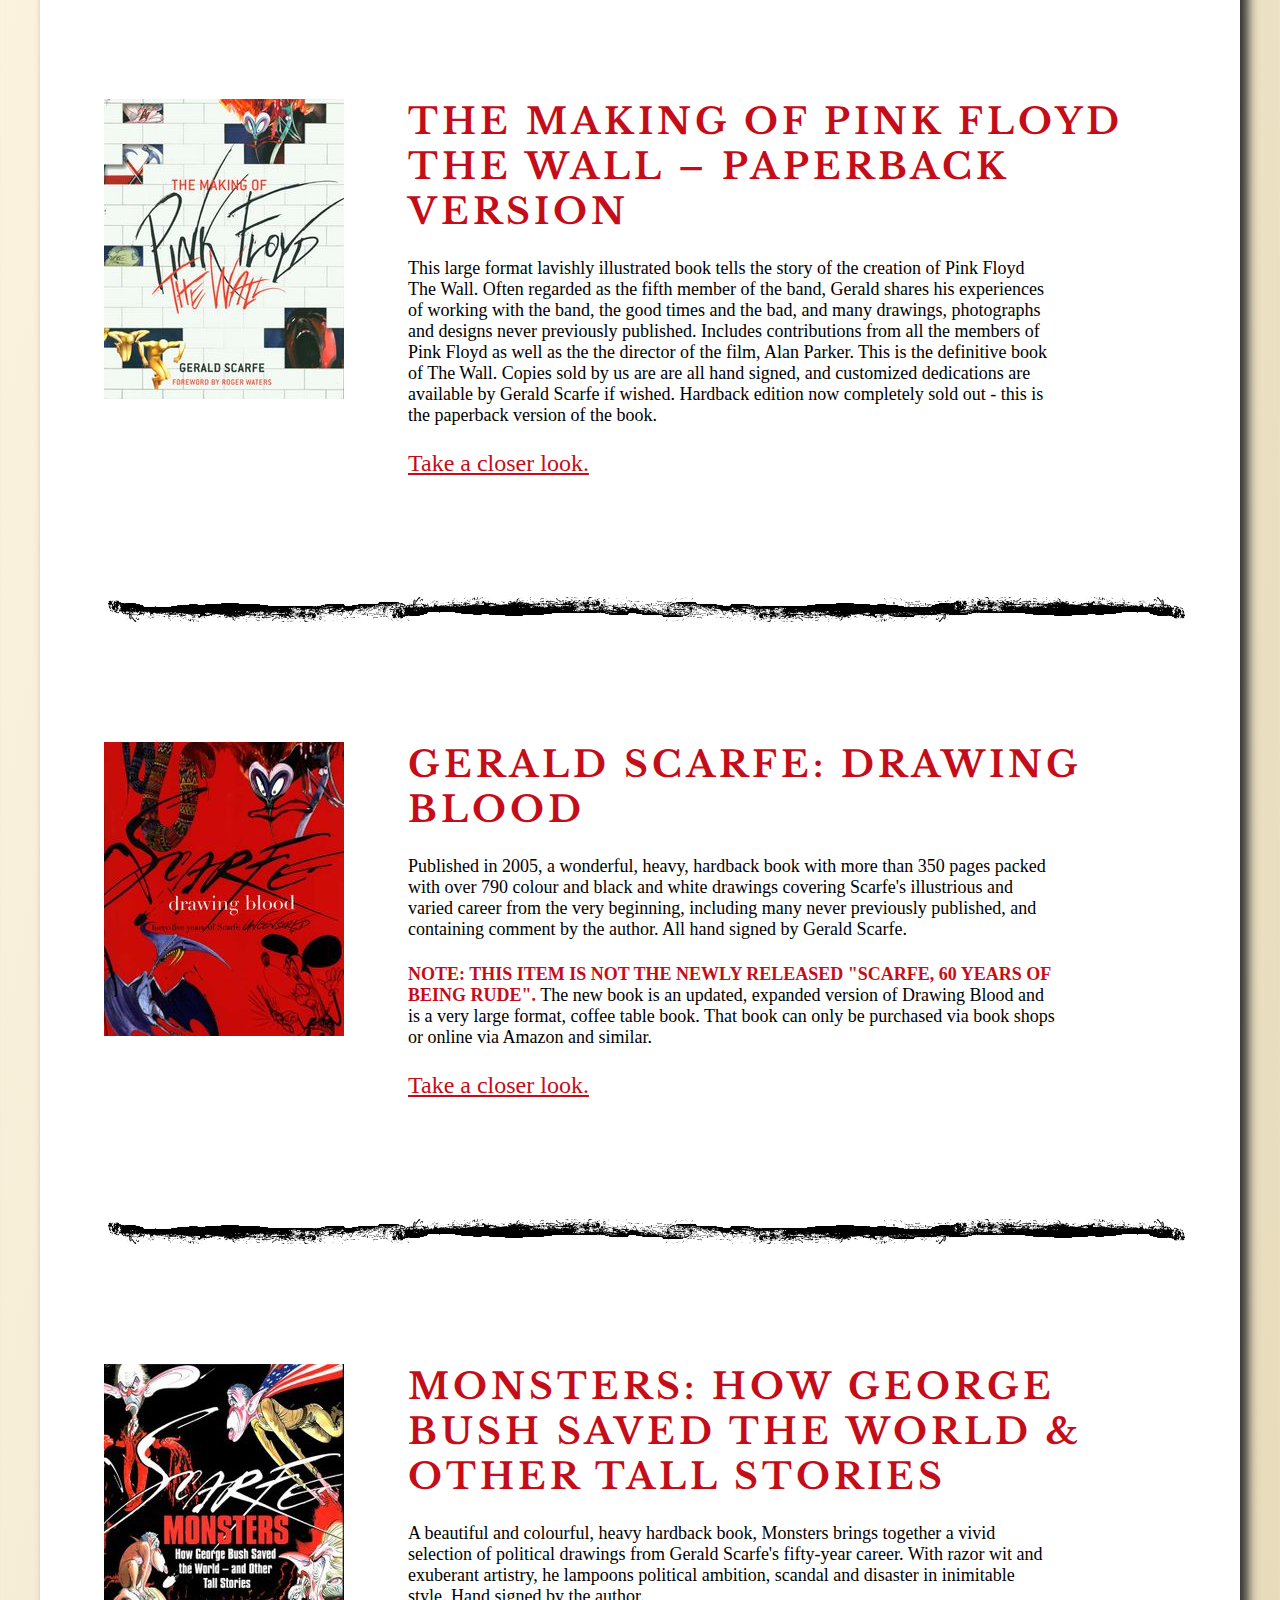
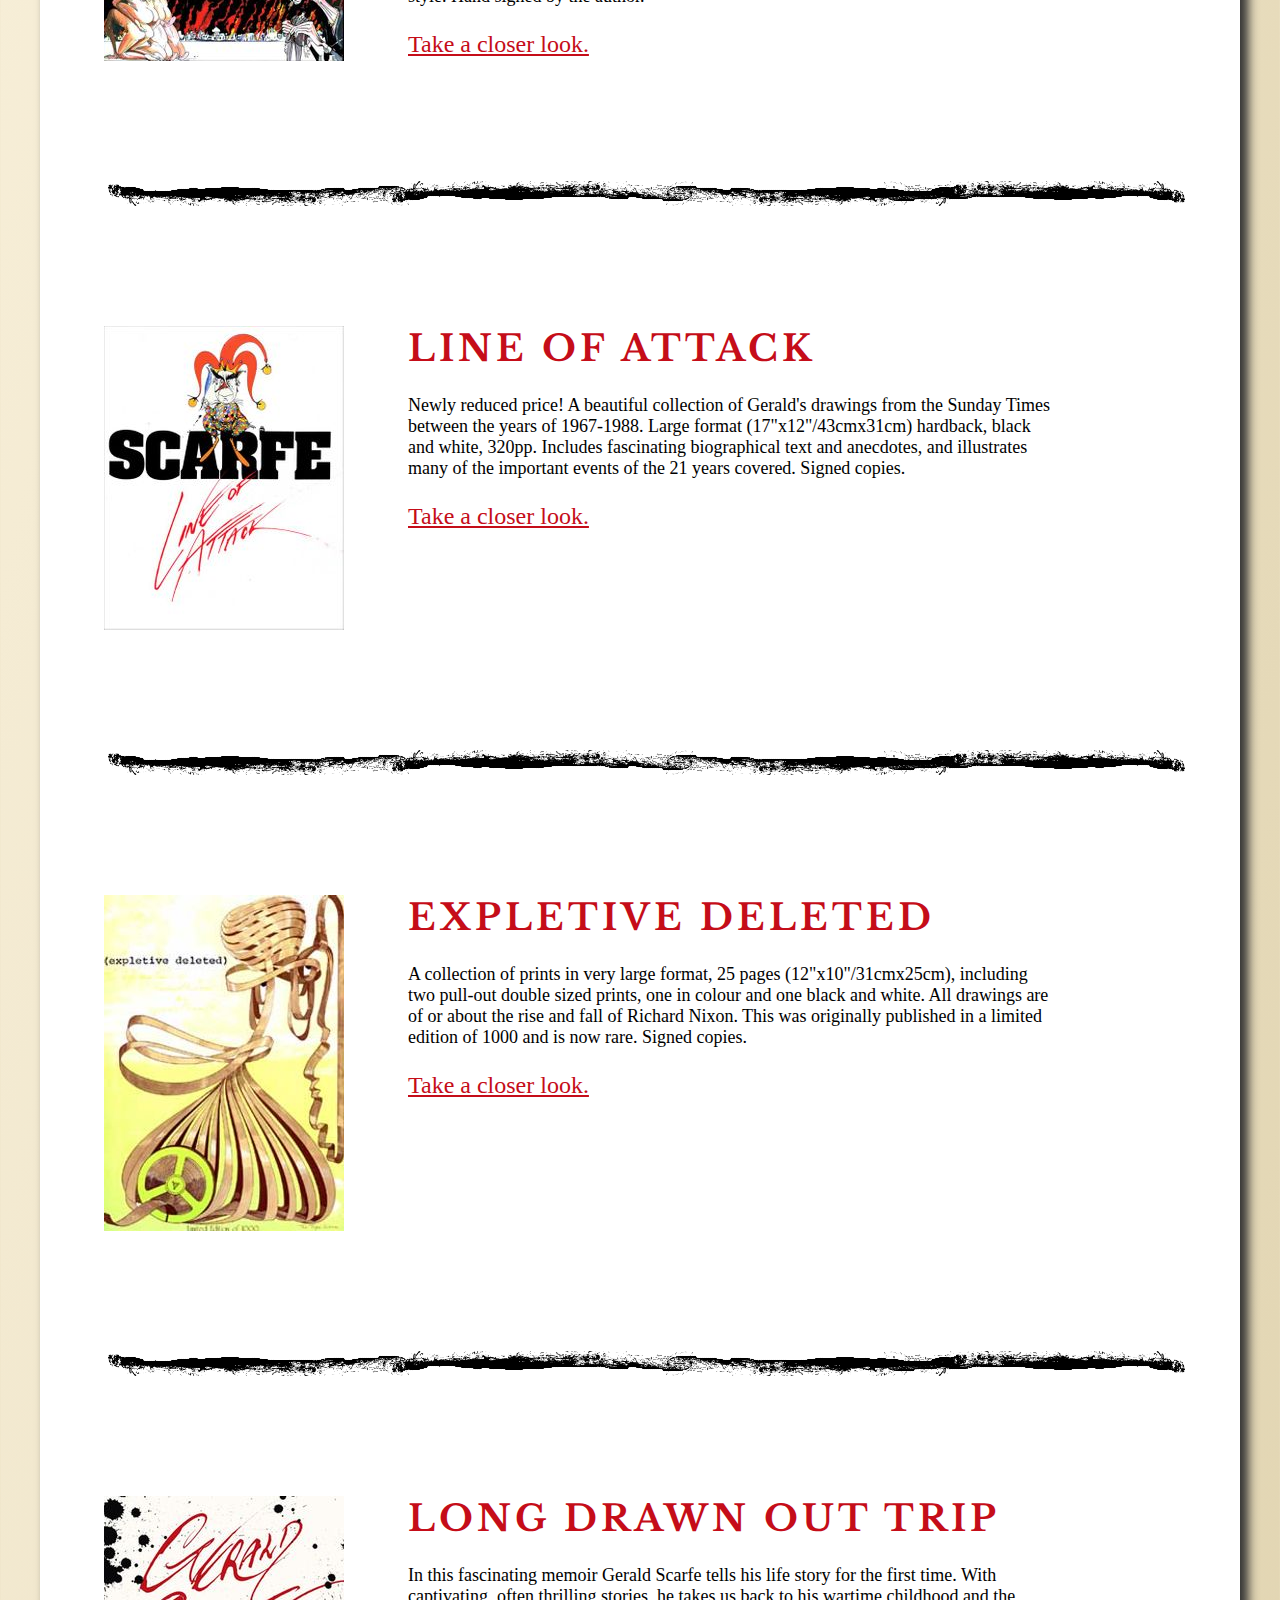
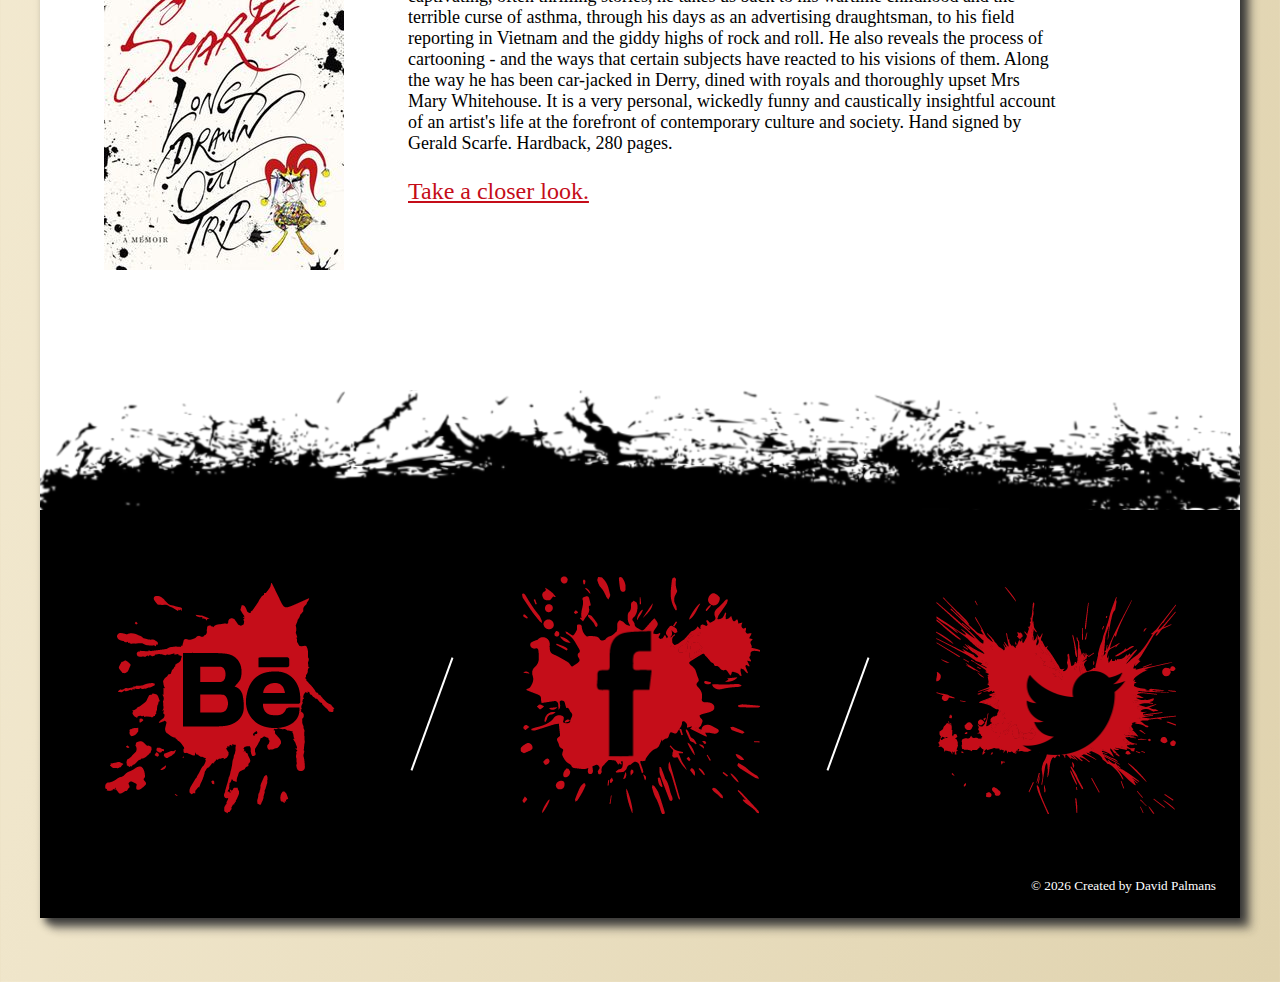
<file: gerald_scarfe/books.html>
<!DOCTYPE html>
<html lang="en">

<head>
    <meta charset="UTF-8">
    <meta http-equiv="X-UA-Compatible" content="IE=edge">
    <meta name="viewport" content="width=device-width, initial-scale=1.0">
    <title>Books Gerald Scarfe</title>
    <link rel="stylesheet" href="css/style.css">
    <link rel="preconnect" href="https://fonts.googleapis.com">
    <link rel="preconnect" href="https://fonts.gstatic.com" crossorigin>
    <link href="https://fonts.googleapis.com/css2?family=Libre+Baskerville:wght@400;700&display=swap" rel="stylesheet">
</head>

<body>
    <div id="container">
        <header>
            <a id="home_page_logo" href="index.html" alt="Gerald Scarfe"><img src="img/gs_logo.png" width="560" height="250"></a>
            <nav>
                <ul>
                    <li><a href="index.html">home</a></li>
                    <div class="nav_divider"></div>
                    <li><a href="about.html">about</a></li>
                    <div class="nav_divider"></div>
                    <li><a href="gallery.html">gallery</a></li>
                    <div class="nav_divider"></div>
                    <li><a href="books.html"><span class="current_page">books</span></a></li>
                    <div class="nav_divider"></div>
                    <li><a href="contact.html">contact</a></li>
                </ul>
            </nav>
        </header>


        <main>
            <div id="main_books">
                <div class="book_box">
                    <img src="img/books/book_litho.jpeg" width="240" height="240">
                    <section class="book_properties">
                        <h1>Gerald Scarfe – Book & Lithographic Print</h1>
                        <p>We are delighted to have recently discovered a few more copies of this rare and wonderful
                            book.
                            We have a limited number of this signed, beautiful book which also includes an original four
                            colour hand-drawn lithograph of Margaret Thatcher signed by the artist. Only 250 copies of
                            the
                            book and lithograph were produced and we have only a small number left for sale. Published
                            in
                            1982, the book covers Scarfe’s career from the Private Eye days to his work with Pink Floyd.
                            With an introduction by the author and over 160 pages of illustrations, this rare book and
                            lithograph are a must for keen collectors of Gerald Scarfe’s publications. Only a few copies
                            remain in stock.</p>
                        <a class="link_external_book"
                            href="https://www.geraldscarfe.com/shop/books/gerald-scarfe-book-lithographic-print-2/">Take
                            a closer look.</a>
                    </section>
                </div>

                <img class="divider" src="img/divider.png" width="1200" height="25">

                <div class="book_box">
                    <img id="book_cover_ind_exp" src="img/books/book_IndExp.jpeg" width="240" height="336">
                    <section class="book_properties">
                        <h1>Indecent Exposure</h1>
                        <p>A beautiful collection of prints in black and white in very large format, 25 pages
                            (12"x10"/31cmx25cm). This book was originally published in 1973 in a limited edition of 1000
                            and
                            is now rare. Signed copies.</p>
                        <a class="link_external_book"
                            href="https://www.geraldscarfe.com/shop/books/indecent-exposure/">Take a closer look.</a>
                    </section>
                </div>

                <img class="divider" src="img/divider.png" width="1200" height="25">

                <div class="book_box">
                    <img src="img/books/book_paperbackcover.jpeg" width="240" height="300">
                    <section class="book_properties">
                        <h1>The Making of Pink Floyd The Wall – paperback version</h1>
                        <p>This large format lavishly illustrated book tells the story of the creation of Pink Floyd The
                            Wall. Often regarded as the fifth member of the band, Gerald shares his experiences of
                            working
                            with the band, the good times and the bad, and many drawings, photographs and designs never
                            previously published. Includes contributions from all the members of Pink Floyd as well as
                            the
                            the director of the film, Alan Parker. This is the definitive book of The Wall. Copies sold
                            by
                            us are are all hand signed, and customized dedications are available by Gerald Scarfe if
                            wished.
                            Hardback edition now completely sold out - this is the paperback version of the book.</p>
                        <a class="link_external_book"
                            href="https://www.geraldscarfe.com/shop/books/the-making-of-pink-floyd-the-wall-paperback-version/">Take
                            a closer look.</a>
                    </section>
                </div>

                <img class="divider" src="img/divider.png" width="1200" height="25">

                <div class="book_box">
                    <img src="img/books/book_drawingbloodcover.jpeg" width="240" height="294">
                    <section class="book_properties">
                        <h1>Gerald Scarfe: Drawing Blood</h1>
                        <p>Published in 2005, a wonderful, heavy, hardback book with more than 350 pages packed with
                            over
                            790 colour and black and white drawings covering Scarfe's illustrious and varied career from
                            the
                            very beginning, including many never previously published, and containing comment by the
                            author.
                            All hand signed by Gerald Scarfe.</p>
                        <p><strong>NOTE: THIS ITEM IS NOT THE NEWLY RELEASED "SCARFE, 60 YEARS OF BEING RUDE".</strong>
                            The
                            new book is an updated, expanded version of Drawing Blood and is a very large format, coffee
                            table book. That book can only be purchased via book shops or online via Amazon and similar.
                        </p>
                        <a class="link_external_book"
                            href="https://www.geraldscarfe.com/shop/books/gerald-scarfe-drawing-blood/">Take a closer
                            look.</a>
                    </section>
                </div>

                <img class="divider" src="img/divider.png" width="1200" height="25">

                <div class="book_box">
                    <img src="img/books/book_monsterscover.jpeg" width="240" height="297">
                    <section class="book_properties">
                        <h1>Monsters: How George Bush Saved The World & Other Tall Stories</h1>
                        <p>A beautiful and colourful, heavy hardback book, Monsters brings together a vivid selection of
                            political drawings from Gerald Scarfe's fifty-year career. With razor wit and exuberant
                            artistry, he lampoons political ambition, scandal and disaster in inimitable style. Hand
                            signed
                            by the author.</p>
                        <a class="link_external_book"
                            href="https://www.geraldscarfe.com/shop/books/monsters-how-george-bush-saved-the-world-other-tall-stories/">Take
                            a closer look.</a>
                    </section>
                </div>

                <img class="divider" src="img/divider.png" width="1200" height="25">

                <div class="book_box">
                    <img src="img/books/book_lineofattackcover.jpeg" width="240" height="304">
                    <section class="book_properties">
                        <h1>Line of Attack</h1>
                        <p>Newly reduced price! A beautiful collection of Gerald's drawings from the Sunday Times
                            between
                            the years of 1967-1988. Large format (17"x12"/43cmx31cm) hardback, black and white, 320pp.
                            Includes fascinating biographical text and anecdotes, and illustrates many of the important
                            events of the 21 years covered. Signed copies.</p>
                        <a class="link_external_book"
                            href="https://www.geraldscarfe.com/shop/books/line-of-attack/">Take a closer look.</a>
                    </section>
                </div>

                <img class="divider" src="img/divider.png" width="1200" height="25">

                <div class="book_box">
                    <img src="img/books/book_expletive.jpeg" width="240" height="336">
                    <section class="book_properties">
                        <h1>Expletive Deleted</h1>
                        <p>A collection of prints in very large format, 25 pages (12"x10"/31cmx25cm), including two
                            pull-out
                            double sized prints, one in colour and one black and white. All drawings are of or about the
                            rise and fall of Richard Nixon. This was originally published in a limited edition of 1000
                            and
                            is now rare. Signed copies.</p>
                        <a class="link_external_book"
                            href="https://www.geraldscarfe.com/shop/books/expletive-deleted/">Take a closer look.</a>
                    </section>
                </div>

                <img class="divider" src="img/divider.png" width="1200" height="25">

                <div class="book_box">
                    <img src="img/books/book_memoircover.jpeg" width="240" height="374">
                    <section class="book_properties">
                        <h1>Long Drawn Out Trip</h1>
                        <p>In this fascinating memoir Gerald Scarfe tells his life story for the first time. With
                            captivating, often thrilling stories, he takes us back to his wartime childhood and the
                            terrible
                            curse of asthma, through his days as an advertising draughtsman, to his field reporting in
                            Vietnam and the giddy highs of rock and roll. He also reveals the process of cartooning -
                            and
                            the ways that certain subjects have reacted to his visions of them. Along the way he has
                            been
                            car-jacked in Derry, dined with royals and thoroughly upset Mrs Mary Whitehouse. It is a
                            very
                            personal, wickedly funny and caustically insightful account of an artist's life at the
                            forefront
                            of contemporary culture and society. Hand signed by Gerald Scarfe. Hardback, 280 pages.</p>
                        <a class="link_external_book"
                            href="https://www.geraldscarfe.com/shop/books/long-drawn-out-trip/">Take a closer look.</a>
                    </section>
                </div>
            </div>
        </main>


        <footer>
            <img src="img/footer.png" width="1200" height="120">
            <div id="socials">
                <div id="social_be_bgi">
                    <a href="https://www.geraldscarfe.com/"><img src="img/be_logo.png" width="240" height="240"></a>
                </div>

                <div class="footer_divider"></div>
                <div id="social_fb_bgi">
                    <a href="https://www.facebook.com/thegeraldscarfe/"><img src="img/fb_logo.png" width="240"
                            height="240"></a>
                </div>

                <div class="footer_divider"></div>
                <div id="social_tw_bgi">
                    <a href="https://twitter.com/geraldscarfe"><img src="img/tw_logo.png" width="240" height="240"></a>
                </div>

            </div>
            <h5 id="copyright"></h5>

        </footer>
        <script src="js_lib/copyright.js"></script>
        </footer>
    </div>
</body>

</html>
</file>
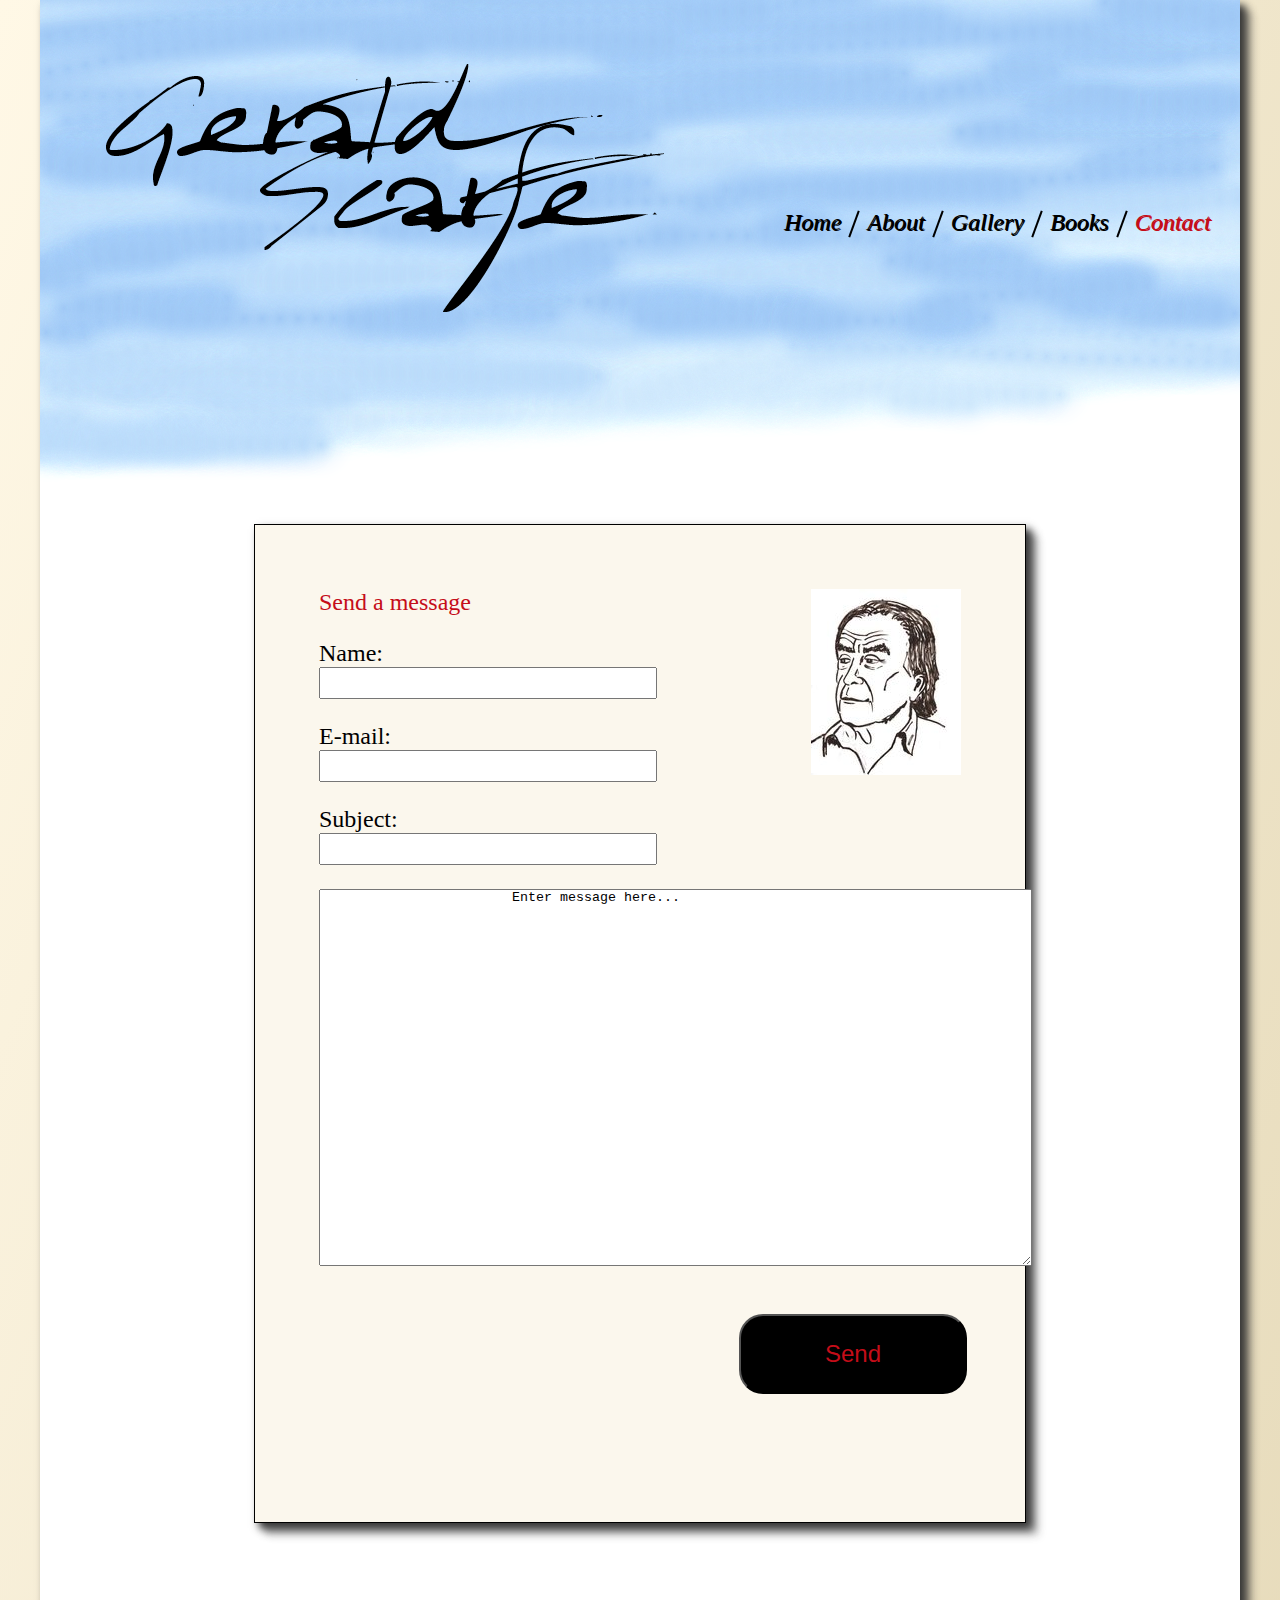
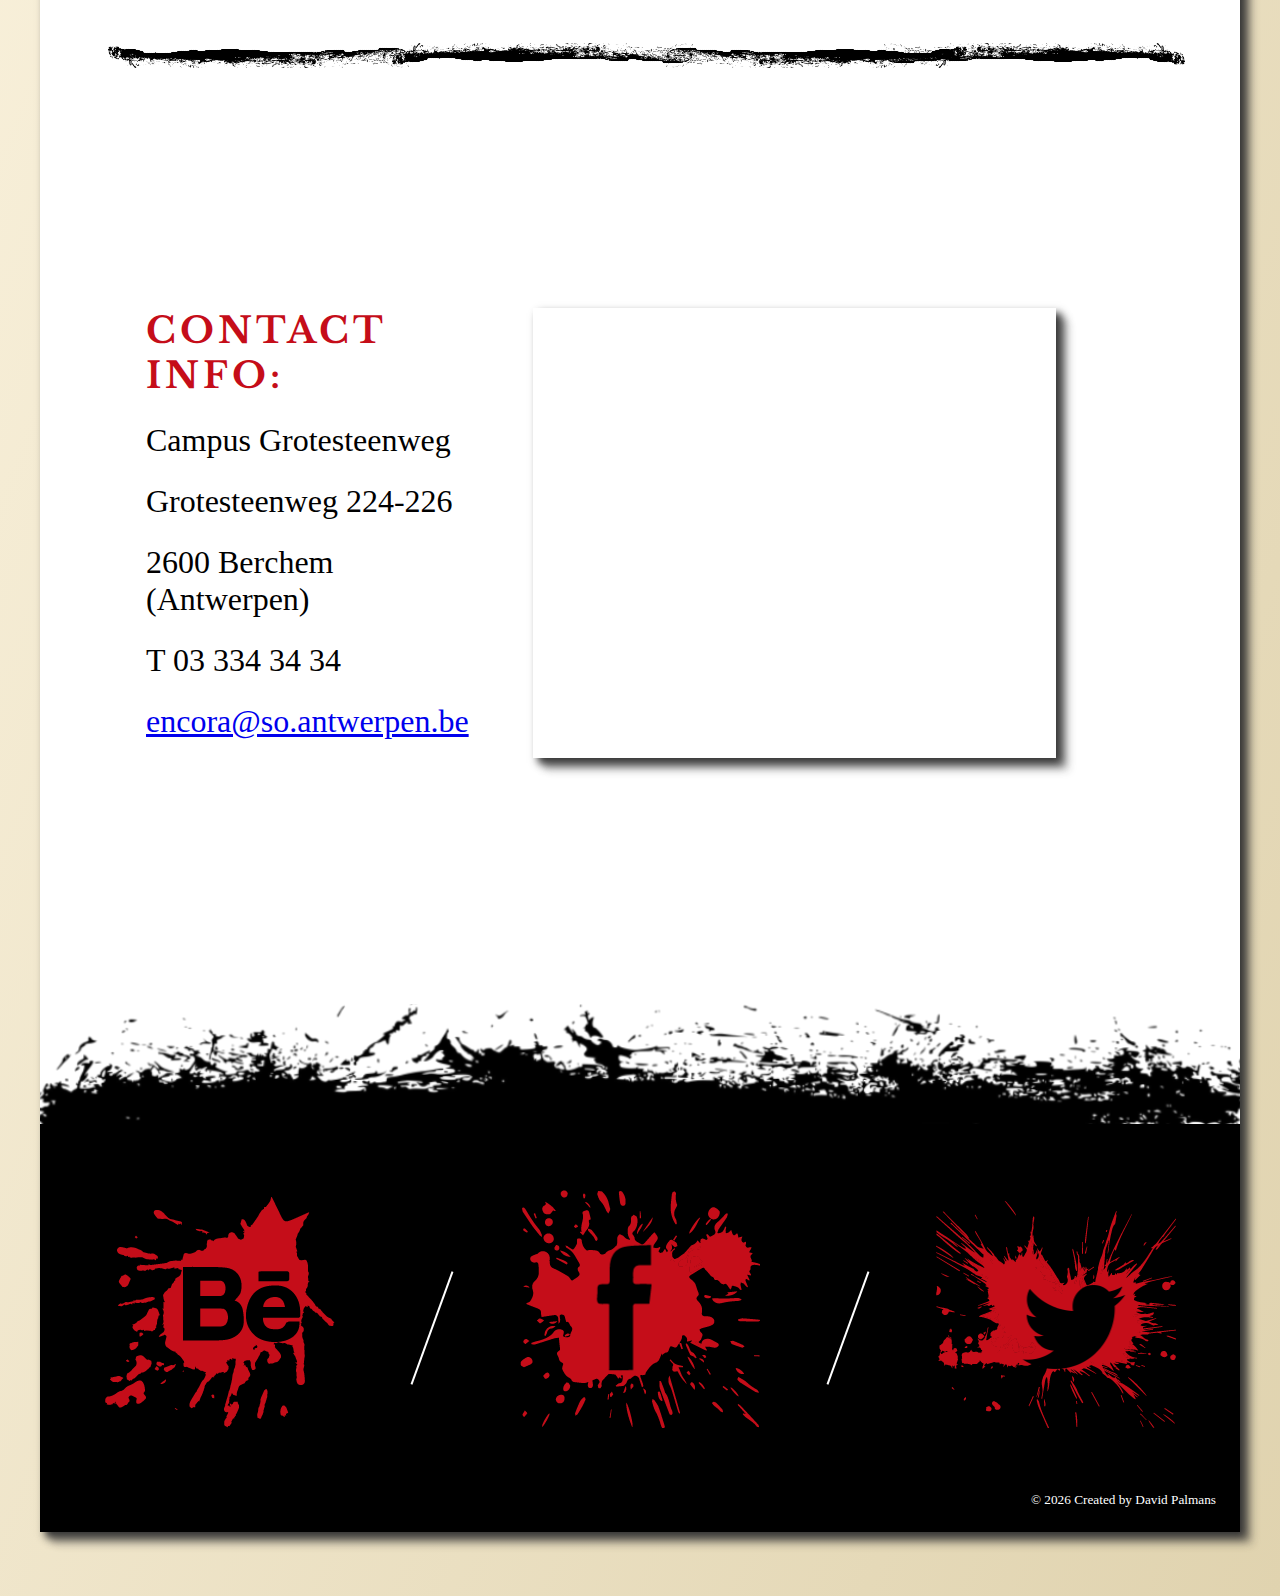
<file: gerald_scarfe/contact.html>
<!DOCTYPE html>
<html lang="en">

<head>
    <meta charset="UTF-8">
    <meta http-equiv="X-UA-Compatible" content="IE=edge">
    <meta name="viewport" content="width=device-width, initial-scale=1.0">
    <title>Contact Gerald Scarfe</title>
    <link rel="stylesheet" href="css/style.css">
    <link rel="preconnect" href="https://fonts.googleapis.com">
    <link rel="preconnect" href="https://fonts.gstatic.com" crossorigin>
    <link href="https://fonts.googleapis.com/css2?family=Libre+Baskerville:wght@400;700&display=swap" rel="stylesheet">
    <link rel="preconnect" href="https://fonts.googleapis.com">
    <link rel="preconnect" href="https://fonts.gstatic.com" crossorigin>
    <link href="https://fonts.googleapis.com/css2?family=Libre+Baskerville:ital,wght@0,400;0,700;1,400&display=swap" rel="stylesheet">
</head>

<body>
    <div id="container">
        <header>
            <a id="home_page_logo" href="index.html" alt="Gerald Scarfe"><img src="img/gs_logo.png" width="560" height="250"></a>
            <nav>
                <ul>
                    <li><a href="index.html">home</a></li>
                    <div class="nav_divider"></div>
                    <li><a href="about.html">about</a></li>
                    <div class="nav_divider"></div>
                    <li><a href="gallery.html">gallery</a></li>
                    <div class="nav_divider"></div>
                    <li><a href="books.html">books</a></li>
                    <div class="nav_divider"></div>
                    <li><a href="contact.html"><span class="current_page">contact</span></a></li>
                </ul>
            </nav>
        </header>


        <main>
            <div id="main_contact">
                <form action="link.php">
                    <img class="float_right" src="img/gerald_scarfe_form.jpg" width="150">
                    <p id="txt_send_msg">Send a message</p>
                    <p>Name:</p>
                    <input type="text" id="name" class="form_input">
                    <p>E-mail:</p>
                    <input type="email" id="email" class="form_input">
                    <p>Subject:</p>
                    <input type="subject" id="subject" class="form_input">
                    <textarea rows="25" cols="87" name="message">
                        Enter message here...
                    </textarea>
                    <input id="contact_submit" type="submit" value="Send">
                </form>
    
                <img class="divider" src="img/divider.png" width="1200" height="25">
                
                <div id="contact">
                    <div id="contact_info">
                        <h2>Contact info:</h2>
                        <p>Campus Grotesteenweg</p>
                        <p>Grotesteenweg 224-226</p>
                        <p>2600 Berchem (Antwerpen)</p>
                        <p>T 03 334 34 34</p>
                        <p><script src="js_lib/mask_mail.js"></script></p>
                    </div>
                    <iframe
                        src="https://www.google.com/maps/embed?pb=!1m18!1m12!1m3!1d2500.665034933293!2d4.425156615528636!3d51.188396441798375!2m3!1f0!2f0!3f0!3m2!1i1024!2i768!4f13.1!3m3!1m2!1s0x47c3f7305b91749f%3A0x4712edf928351157!2sGrotesteenweg%20224%2C%202600%20Antwerpen!5e0!3m2!1snl!2sbe!4v1653167167461!5m2!1snl!2sbe"
                        width="600" height="450" style="border:0;" allowfullscreen="" loading="lazy"
                        referrerpolicy="no-referrer-when-downgrade"></iframe>
                </div>
            </div>
        </main>


        <footer>
            <img src="img/footer.png" width="1200" height="120">
            <div id="socials">
                <div id="social_be_bgi">
                    <a href="https://www.geraldscarfe.com/"><img src="img/be_logo.png" width="240" height="240"></a>
                </div>

                <div class="footer_divider"></div>
                <div id="social_fb_bgi">
                    <a href="https://www.facebook.com/thegeraldscarfe/"><img src="img/fb_logo.png" width="240" height="240"></a>
                </div>

                <div class="footer_divider"></div>
                <div id="social_tw_bgi">
                    <a href="https://twitter.com/geraldscarfe"><img src="img/tw_logo.png" width="240" height="240"></a>
                </div>

            </div>
            <h5 id="copyright"></h5>

        </footer>
        <script src="js_lib/copyright.js"></script>
        </footer>
    </div>
</body>

</html>
</file>
<file: gerald_scarfe/css/style.css>
/**/
* {
    margin: 0;
    padding: 0;
    box-sizing: border-box;
}

img {
    display: block;
}

body {
    background-color: #E0D3AF;
    background-image: linear-gradient(to bottom right, #fff8e6, #E0D3AF); /*if browser support*/
}

#container {
    width: 1200px;
    margin: 0 auto;
    background-color: #fff;
    box-shadow: 5px 5px 8px #333, 10px 10px 8px rgba(51, 51, 51, 0.493), 15px 15px 8px rgba(51, 51, 51, 0.055);
}

/*HEADER*/
header {
    background-image: url("../img/sky_header.png");
    display: flex;
    height: 500px;
}
#home_page_logo {
    margin: 64px 0 180px 64px;
}
nav{
    padding: 210px 0 0 120px;
}
nav ul {
    display: flex;
    list-style: none;
    gap: 12px;
}

.nav_divider {
    width: 2px;
    height: 28px;
    transform: rotate(20deg);
    background-color: #000;
}

nav ul a {
    position: relative;
    display: block;
    text-decoration: none;
    color: black;
    text-transform: capitalize;
    line-height: 24px;
    font-size: 24px;
    font-style: italic;
    text-shadow: 1px 1px #000;
    cursor: pointer;
}
.current_page{
    color: #c50d19;
    text-shadow: 1px 1px #c50d19;
}

/*animation line-through*/
nav ul a::after {
    content: '';
    position: absolute;
    width: 100%;
    height: 2px;
    top: 50%;
    left: 0px;
    background-color: #c50d19;
}

nav ul a::after {
    transform: scale(0, 1);
    transform-origin: 0% 100%;
    transition: transform 0.3s ease;
}

nav ul a:hover::after {
    transform: scale(1, 1);
}

/*MAIN*/
main {
    margin: 0 64px;
}
h1,
h2 {
    margin-bottom: 24px;
    font-size: 36px;
    font-family: 'Libre Baskerville', serif;
    letter-spacing: 4px;
    color: #c50d19;
    text-transform: uppercase;
}

strong{
    color: #c50d19;
}
/*HOME PAGE*/
#main_index p,
#main_about p,
#main_books p{
    font-size: 18px;
    margin-bottom: 24px;
}
.home_page_flex {
    display: flex;
    margin-bottom: 120px;
}
#home_page p {
    margin-bottom: 24px;
}

#introduction {
    margin-left: 36px;
}
#introduction p{
    font-size: 22px;
}

#early_life {
    margin-right: 24px;
}

#awards {
    margin-left: 24px;
}

#home_page_quote_flex {
    display: flex;
    flex-wrap: wrap;
    font-size: 24px;
}

.quotes_box {
    width: 536px;
    height: 800px;
}

.quotes_box p {
    /*margin-top: 64px;*/
    text-align: center;
    padding: 0 120px;
    font-family: 'Libre Baskerville', serif;
    line-height: 42px;
    font-style: italic;
}

.quote1 {
    background-color: #dce1db;
    color: #c50d19;
    background-image: url(../img/border_01.png);
}

.quote2 {
    background-color: #c50d19;
    background-image: url(../img/border_02.png);
}

.quotes_begin {
    padding: 120px 0 0 64px;
    font-size: 64px;
}

.quotes_end {
    padding: 0 64px 0 80px;
    font-size: 64px;
    transform: rotate(180deg);
}

/*ABOUT*/
.about_flex {
    display: flex;
}

#about p {
    margin-bottom: 36px;
}

#img_roger {
    margin: 0 0 36px 36px;
}

#img_hades {
    margin-right: 36px;
}

.hades p {
    padding: 0 64px 0 0;
}

#img_post_stamp {
    margin: 0 140px 0 36px;
}

#img_design {
    margin-right: 36px;
}

#img_heroes {
    margin: 0 100px 0 36px;
}

#img_netanyahu {
    margin-left: 36px;
}

#img_radio {
    margin: 0 36px 0 120px;
}

#radio_txt {
    margin-right: 120px;
}

#img_char {
    margin-left: 36px;
}
/*BOOKS*/
.book_box {
    display: flex;
}
.book_properties{
    margin-left: 64px;
}
.book_properties p {
    margin-bottom: 24px;
    margin-right: 120px;
}

.book_properties a {
    font-size: 24px;
    color: #c50d19;
}
/*GALLERY*/
.gallery_layout p {
    text-align: center;
    padding: 12px;
    background-color: #000;
    color: #fff;
}

.gallery_layout div {
    width: 330px;
    margin-right: 24px;
    margin-bottom: 24px;
}
/*CONTACT PAGE*/
form {
    border: 1px solid #000;
    box-shadow: 5px 5px 8px #333, 10px 10px 8px rgba(51, 51, 51, 0.493), 15px 15px 8px rgba(51, 51, 51, 0.055);
    margin: 24px 150px 24px 150px;
    padding: 64px 64px;
    background-color: #fbf7ed;
    font-size: 24px;
}

form img {
    padding-bottom: 64px;
}

#txt_send_msg{
    padding-bottom: 24px;
    color: #c50d19;
}

.form_input {
    margin-bottom: 24px;
    padding-right: 24px;
    font-size: 24px;
}

#contact {
    margin: 240px 120px 240px 42px;
    display: flex;
}

#contact_info p {
    padding-bottom: 24px;
    margin-right: 64px;
    font-size: 32px;
}

#contact_submit {
    padding: 24px 84px;
    margin: 42px 0 64px 420px;
    background-color: #000;
    color: #c50d19;
    font-size: 24px;
    border-radius: 24px;
}

iframe {
    /*filter: invert(100%);*/
    box-shadow: 5px 5px 8px #333, 10px 10px 8px rgba(51, 51, 51, 0.493), 15px 15px 8px rgba(51, 51, 51, 0.055);
}
/*FOOTER*/
footer {
    color: #fff;
    margin-bottom: 64px;
    margin-top: 120px;
}

.footer_divider {
    width: 2px;
    height: 120px;
    transform: rotate(20deg);
    background-color: #fff;
    margin-top: 80px;
}

#socials {
    display: flex;
    justify-content: space-between;
    padding: 64px;
}

#social_be_bgi {
    background-image: url("../img/be_bgi.png");
}
#social_fb_bgi {
    background-image: url("../img/fb_bgi.png");
}
#social_tw_bgi {
    background-image: url("../img/tw_bgi.png");
}

#socials img {
    filter: brightness(0%);
    
}
#socials img:hover {
    filter: brightness(100%);
    transition: .4s;
}

#copyright {
    padding: 0 24px 24px 0;
    font-weight: normal;
}

#socials,
#copyright {
    background-color: #000;
    text-align: right;
}

.float_right {
    float: right;
}

.divider {
    margin-bottom: 120px;
    margin-top: 120px;
}

.border_left{
    border-left: 3px solid #c50d19;
    padding: 0 35px 0 32px;
}
.border_mid{
    border-left: 3px solid #c50d19;
    border-right: 3px solid #c50d19;
    padding: 0 29px 0 29px;
}
.border_right{
    border-right: 3px solid #c50d19;
    padding: 0 32px 0 35px;
}
</file>
